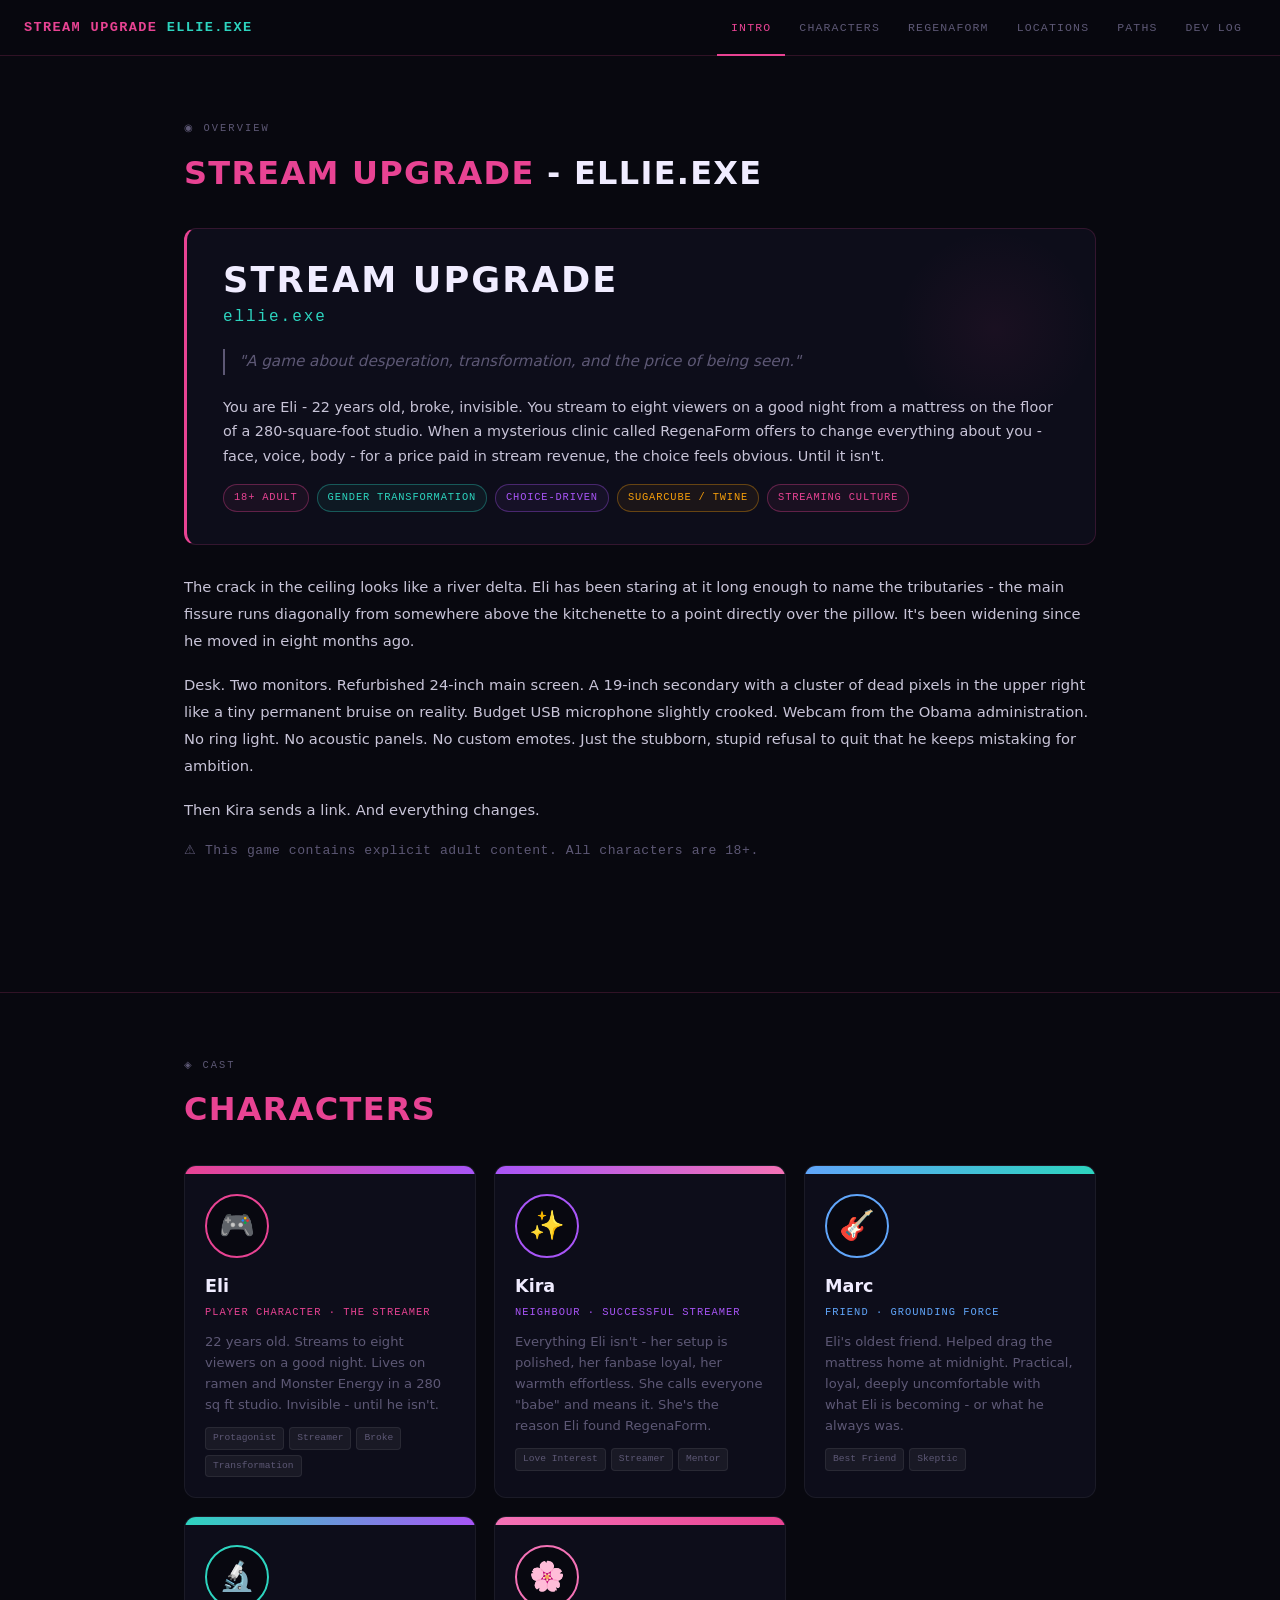
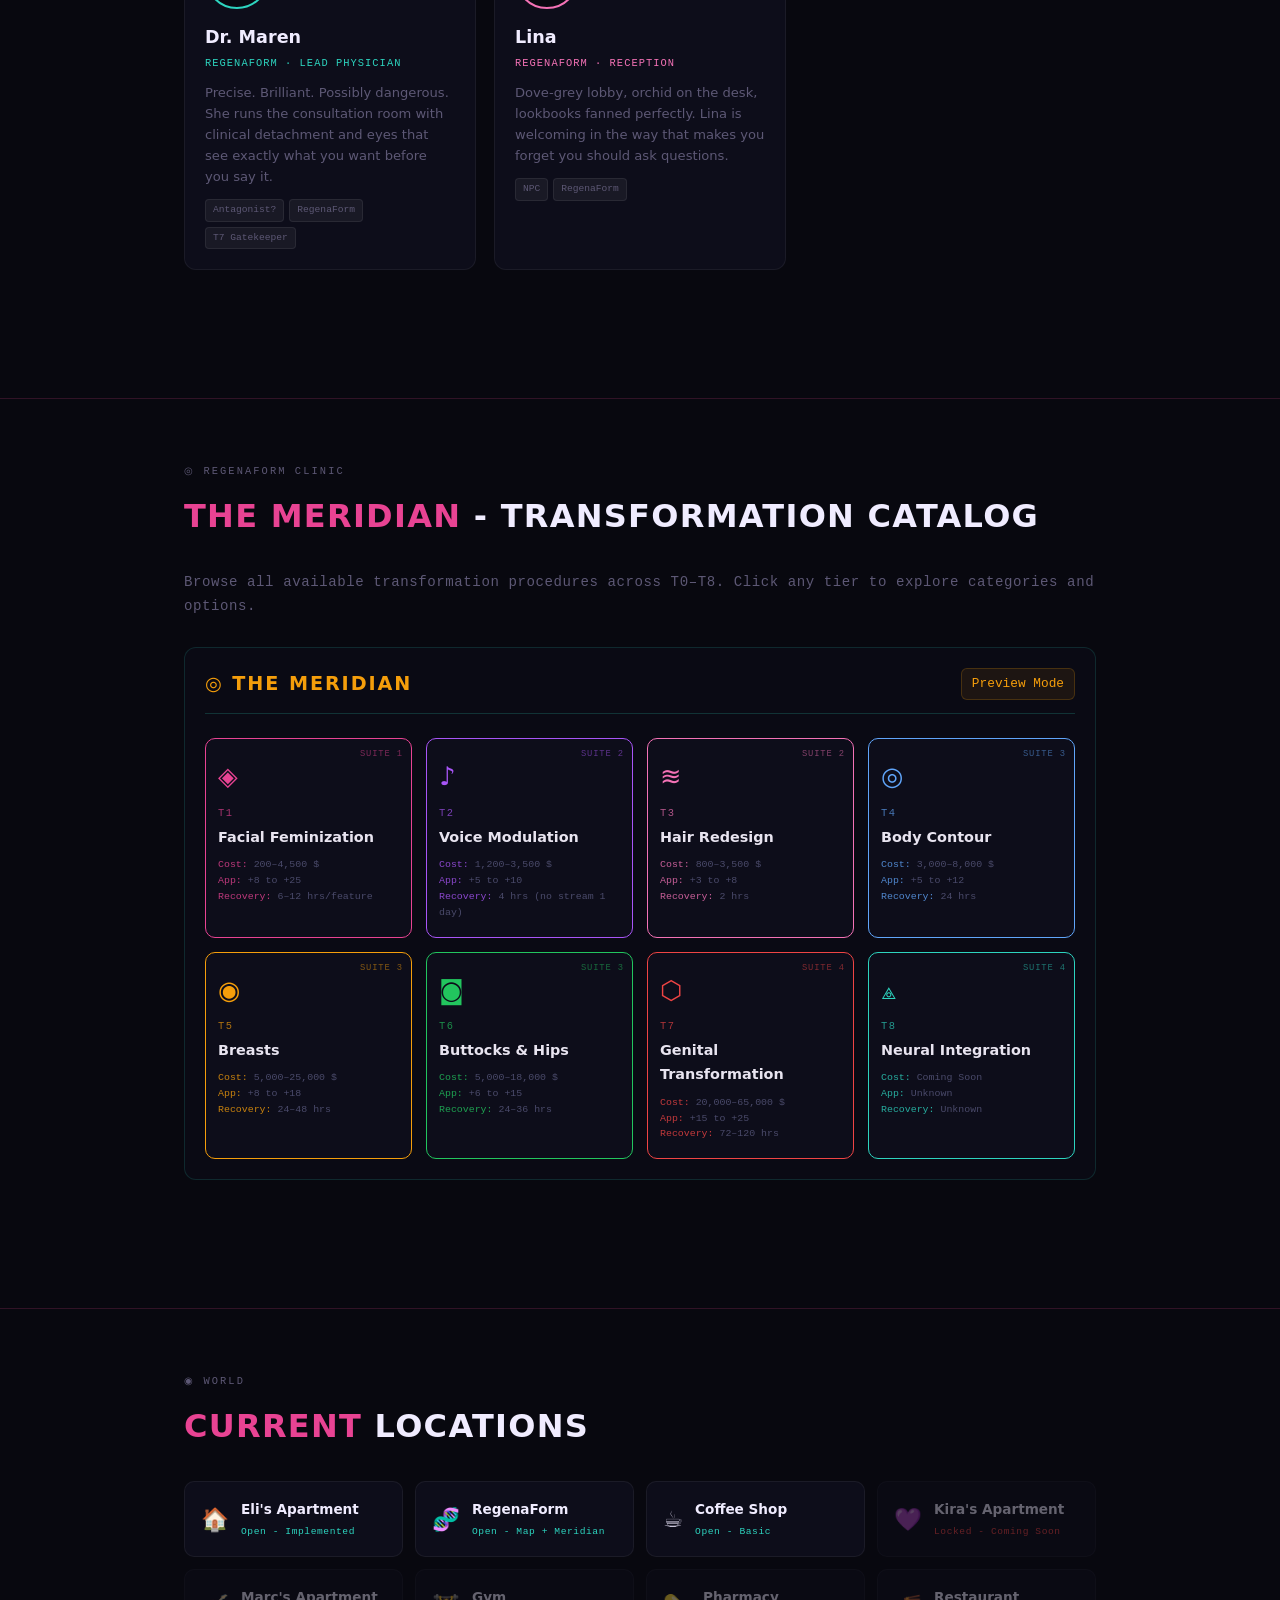
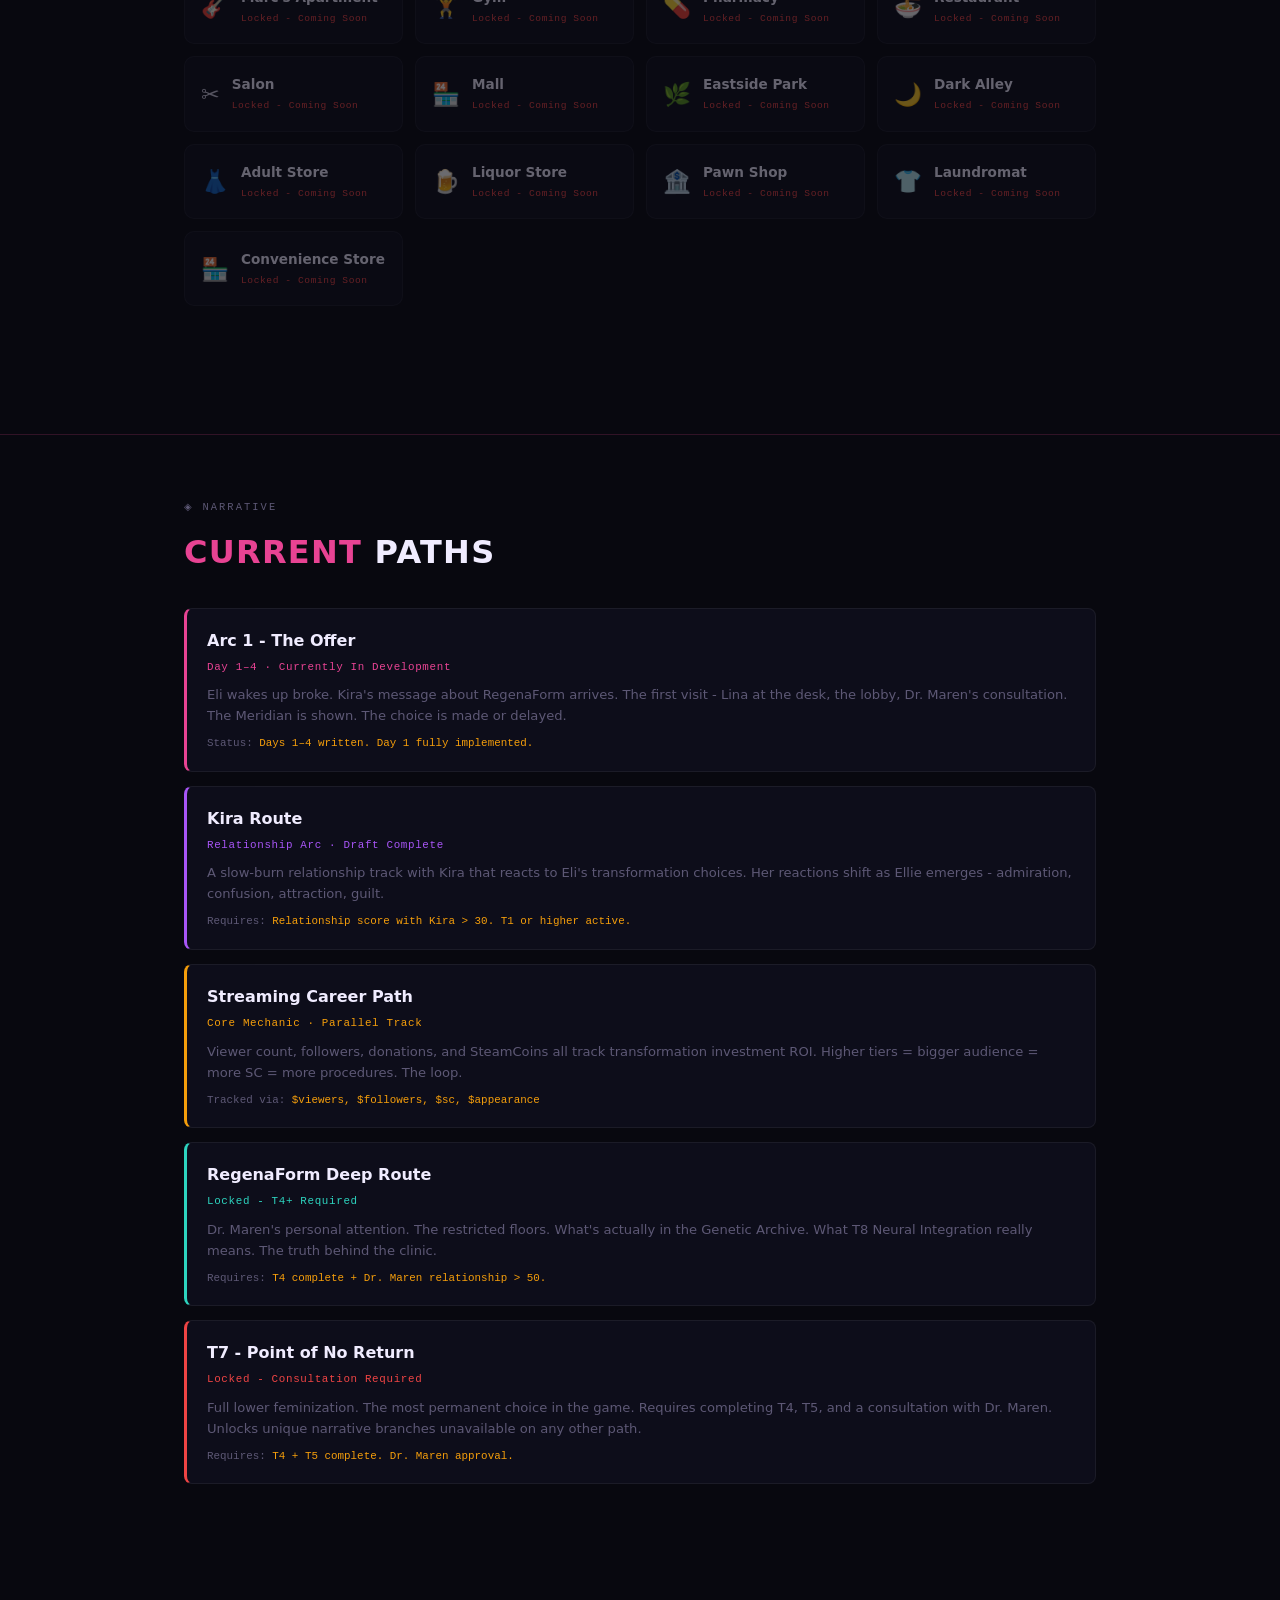
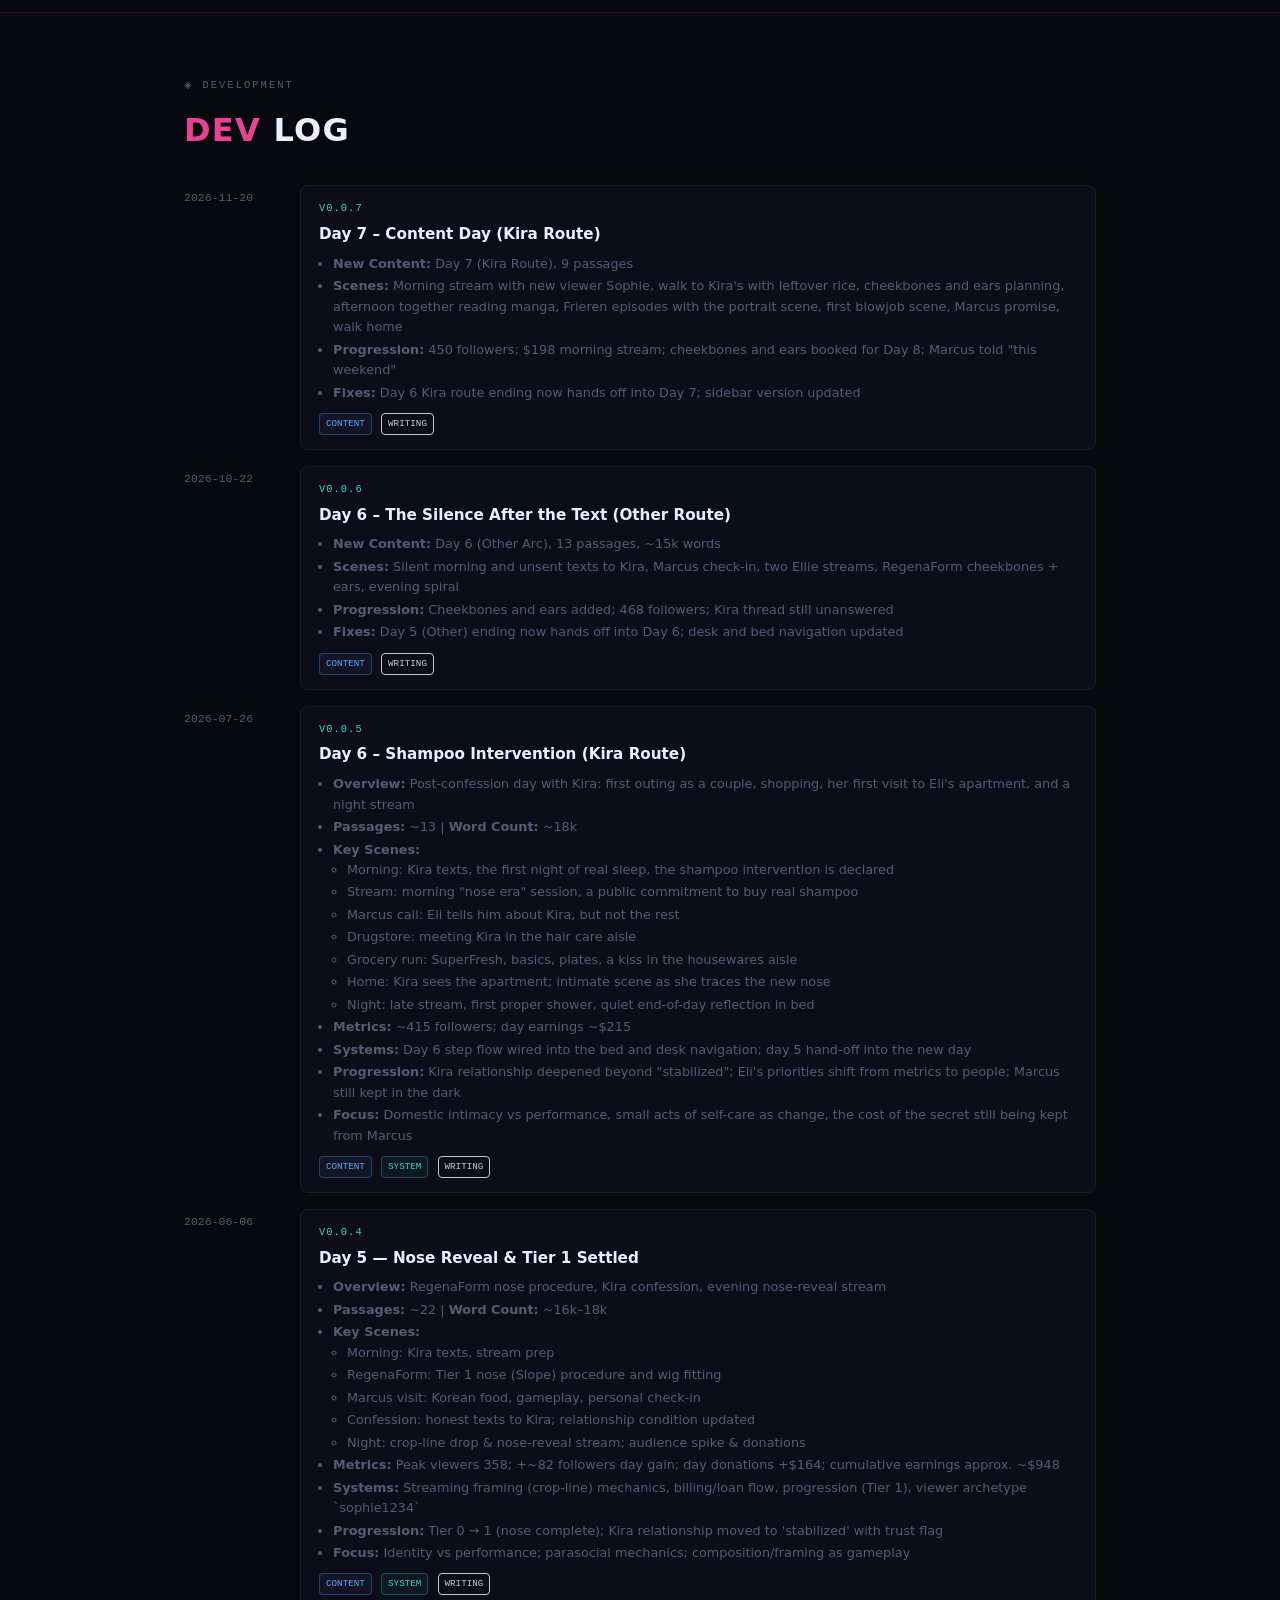
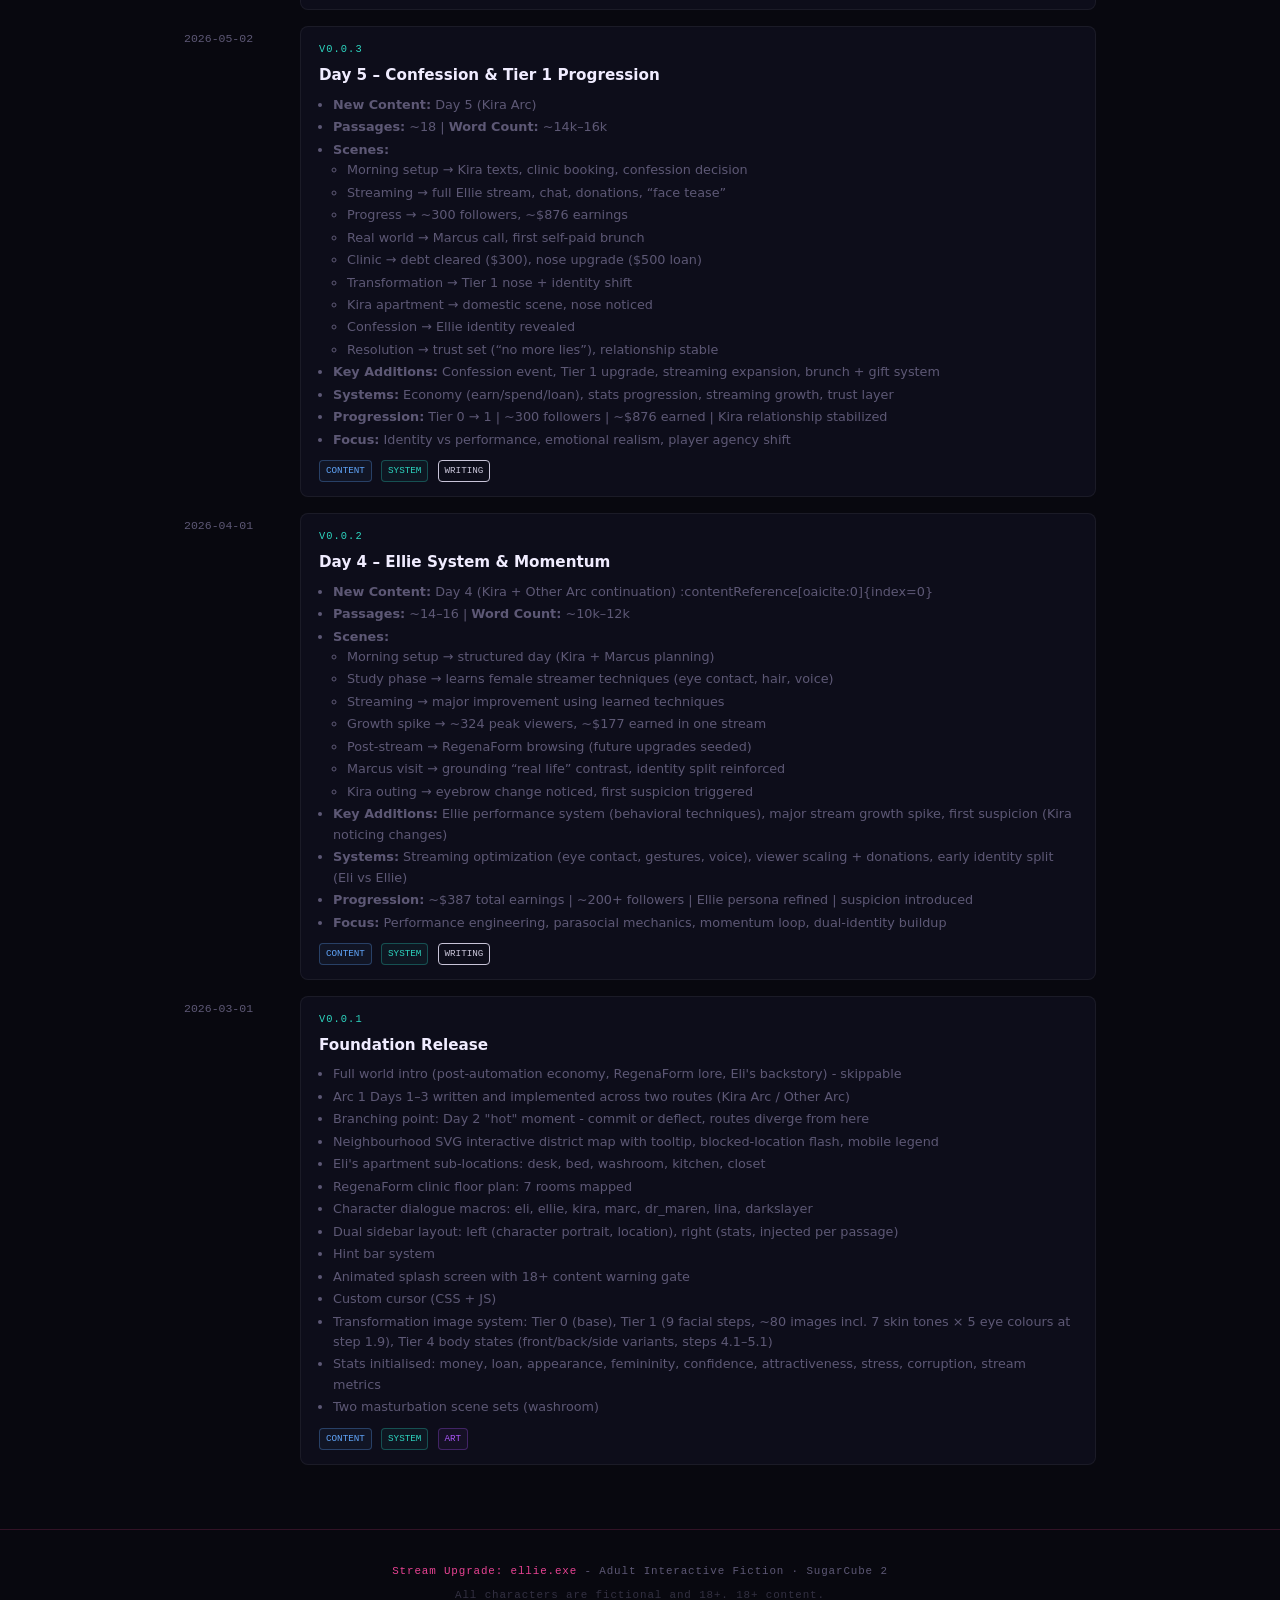
<file: webpage/index.html>
<!DOCTYPE html>
<html lang="en">
<head>
<meta charset="UTF-8">
<meta name="viewport" content="width=device-width,initial-scale=1">
<title>Stream Upgrade: ellie.exe - Game Guide</title>
<style>
:root {
  --bg:      #08080f;
  --surface: #0d0d1a;
  --border:  rgba(232,67,147,0.18);
  --pink:    #e84393;
  --teal:    #2dd4bf;
  --purple:  #a855f7;
  --amber:   #f59e0b;
  --text:    #c8c4d8;
  --muted:   #5d5875;
  --bright:  #f0ecff;
  --font:    'Segoe UI', system-ui, sans-serif;
  --mono:    'Courier New', monospace;
}
*,*::before,*::after { box-sizing: border-box; margin: 0; padding: 0; }
html { scroll-behavior: smooth; }
body {
  background: var(--bg);
  color: var(--text);
  font-family: var(--font);
  font-size: 16px;
  line-height: 1.7;
  overflow-x: hidden;
}

/* ── NAV ── */
nav {
  position: sticky;
  top: 0;
  z-index: 1000;
  background: rgba(8,8,15,0.96);
  backdrop-filter: blur(12px);
  border-bottom: 1px solid var(--border);
  display: flex;
  align-items: center;
  padding: 0 24px;
  height: 56px;
  gap: 0;
}
.nav-brand {
  font-family: var(--mono);
  font-size: 0.85rem;
  font-weight: bold;
  color: var(--pink);
  letter-spacing: 0.1em;
  text-transform: uppercase;
  margin-right: auto;
  white-space: nowrap;
}
.nav-brand span { color: var(--teal); }
.nav-links {
  display: flex;
  gap: 0;
  list-style: none;
  overflow-x: auto;
  scrollbar-width: none;
}
.nav-links::-webkit-scrollbar { display: none; }
.nav-links a {
  display: block;
  padding: 0 14px;
  height: 56px;
  line-height: 56px;
  color: var(--muted);
  text-decoration: none;
  font-family: var(--mono);
  font-size: 0.72rem;
  letter-spacing: 0.1em;
  text-transform: uppercase;
  transition: color 0.2s, border-bottom-color 0.2s;
  border-bottom: 2px solid transparent;
  white-space: nowrap;
}
.nav-links a:hover, .nav-links a.active {
  color: var(--pink);
  border-bottom-color: var(--pink);
}

/* ── SECTIONS ── */
section {
  max-width: 960px;
  margin: 0 auto;
  padding: 64px 24px;
  scroll-margin-top: 64px;
}
.section-tag {
  font-family: var(--mono);
  font-size: 0.65rem;
  letter-spacing: 0.2em;
  color: var(--muted);
  text-transform: uppercase;
  margin-bottom: 8px;
}
.section-title {
  font-size: clamp(1.4rem, 4vw, 2rem);
  font-weight: 800;
  color: var(--bright);
  letter-spacing: 0.04em;
  margin-bottom: 28px;
  text-transform: uppercase;
}
.section-title .accent { color: var(--pink); }
hr.divider {
  border: none;
  border-top: 1px solid var(--border);
  margin: 64px 0 0;
}

/* ── INTRO SECTION ── */
#intro .intro-hero {
  background: var(--surface);
  border: 1px solid var(--border);
  border-left: 3px solid var(--pink);
  border-radius: 12px;
  padding: 32px 36px;
  margin-bottom: 28px;
  position: relative;
  overflow: hidden;
}
#intro .intro-hero::before {
  content: '';
  position: absolute;
  top: 0; right: 0;
  width: 200px; height: 200px;
  background: radial-gradient(circle, rgba(232,67,147,0.06) 0%, transparent 70%);
  pointer-events: none;
}
#intro .game-title {
  font-size: 2.2rem;
  font-weight: 900;
  color: var(--bright);
  letter-spacing: 0.06em;
  text-transform: uppercase;
  line-height: 1.1;
}
#intro .game-subtitle {
  font-family: var(--mono);
  color: var(--teal);
  font-size: 1rem;
  margin-top: 4px;
  margin-bottom: 18px;
  letter-spacing: 0.12em;
}
#intro .game-tagline {
  color: var(--muted);
  font-style: italic;
  font-size: 0.95rem;
  margin-bottom: 20px;
  border-left: 2px solid var(--muted);
  padding-left: 14px;
}
.badge-row { display: flex; flex-wrap: wrap; gap: 8px; margin-top: 16px; }
.badge {
  font-family: var(--mono);
  font-size: 0.65rem;
  letter-spacing: 0.08em;
  padding: 4px 10px;
  border-radius: 999px;
  border: 1px solid;
  text-transform: uppercase;
}
.badge-pink  { color: var(--pink);   border-color: rgba(232,67,147,0.35);  background: rgba(232,67,147,0.06); }
.badge-teal  { color: var(--teal);   border-color: rgba(45,212,191,0.35);  background: rgba(45,212,191,0.06); }
.badge-purple{ color: var(--purple); border-color: rgba(168,85,247,0.35);  background: rgba(168,85,247,0.06); }
.badge-amber { color: var(--amber);  border-color: rgba(245,158,11,0.35);  background: rgba(245,158,11,0.06); }

.intro-prose { color: var(--text); font-size: 0.92rem; line-height: 1.85; }
.intro-prose p { margin-bottom: 1.1em; }
.intro-prose p:last-child { margin-bottom: 0; }

/* ── CHARACTERS ── */
.char-grid {
  display: grid;
  grid-template-columns: repeat(auto-fill, minmax(260px, 1fr));
  gap: 18px;
}
.char-card {
  background: var(--surface);
  border: 1px solid rgba(255,255,255,0.06);
  border-radius: 12px;
  overflow: hidden;
  transition: transform 0.2s, box-shadow 0.2s;
}
.char-card:hover {
  transform: translateY(-3px);
  box-shadow: 0 8px 32px rgba(0,0,0,0.4);
}
.char-card-top {
  height: 8px;
}
.char-card-body { padding: 20px; }
.char-avatar {
  width: 64px; height: 64px;
  border-radius: 50%;
  border: 2px solid var(--c, var(--pink));
  display: flex; align-items: center; justify-content: center;
  font-size: 1.8rem;
  background: rgba(0,0,0,0.4);
  margin-bottom: 14px;
  overflow: hidden;
}
.char-avatar img { width: 100%; height: 100%; object-fit: cover; }
.char-name {
  font-size: 1.1rem;
  font-weight: 700;
  color: var(--bright);
  margin-bottom: 2px;
}
.char-role {
  font-family: var(--mono);
  font-size: 0.65rem;
  letter-spacing: 0.1em;
  text-transform: uppercase;
  color: var(--c, var(--pink));
  margin-bottom: 10px;
}
.char-desc { font-size: 0.82rem; color: var(--muted); line-height: 1.6; }
.char-tags { display: flex; flex-wrap: wrap; gap: 5px; margin-top: 12px; }
.char-tag {
  font-family: var(--mono);
  font-size: 0.6rem;
  padding: 2px 7px;
  border-radius: 4px;
  background: rgba(255,255,255,0.05);
  color: var(--muted);
  border: 1px solid rgba(255,255,255,0.07);
}

/* ── LOCATIONS ── */
.loc-grid {
  display: grid;
  grid-template-columns: repeat(auto-fill, minmax(200px, 1fr));
  gap: 12px;
}
.loc-card {
  background: var(--surface);
  border: 1px solid rgba(255,255,255,0.06);
  border-radius: 10px;
  padding: 16px;
  display: flex;
  align-items: center;
  gap: 12px;
  transition: border-color 0.2s;
  cursor: default;
}
.loc-card:hover { border-color: rgba(232,67,147,0.3); }
.loc-card.locked { opacity: 0.4; }
.loc-icon { font-size: 1.4rem; flex-shrink: 0; }
.loc-name { font-size: 0.85rem; font-weight: 600; color: var(--bright); }
.loc-status { font-family: var(--mono); font-size: 0.6rem; color: var(--muted); letter-spacing: 0.06em; margin-top: 2px; }
.loc-status.open { color: var(--teal); }
.loc-status.locked-st { color: #ef4444; }

/* ── PATHS ── */
.path-list { display: flex; flex-direction: column; gap: 14px; }
.path-item {
  background: var(--surface);
  border: 1px solid rgba(255,255,255,0.06);
  border-left: 3px solid var(--c, var(--pink));
  border-radius: 8px;
  padding: 18px 20px;
}
.path-name { font-weight: 700; color: var(--bright); margin-bottom: 4px; }
.path-meta { font-family: var(--mono); font-size: 0.68rem; color: var(--c, var(--pink)); letter-spacing: 0.06em; margin-bottom: 8px; }
.path-desc { font-size: 0.82rem; color: var(--muted); line-height: 1.6; }
.path-reqs { margin-top: 8px; font-family: var(--mono); font-size: 0.68rem; color: var(--muted); }
.path-reqs span { color: var(--amber); }

/* ── DEV LOG ── */
.devlog-list { display: flex; flex-direction: column; gap: 16px; }
.devlog-entry {
  display: grid;
  grid-template-columns: 100px 1fr;
  gap: 16px;
  align-items: start;
}
@media (max-width: 500px) {
  .devlog-entry { grid-template-columns: 1fr; gap: 4px; }
}
.devlog-date {
  font-family: var(--mono);
  font-size: 0.72rem;
  color: var(--muted);
  padding-top: 3px;
  white-space: nowrap;
}
.devlog-body {
  background: var(--surface);
  border: 1px solid rgba(255,255,255,0.06);
  border-radius: 8px;
  padding: 14px 18px;
}
.devlog-version {
  font-family: var(--mono);
  font-size: 0.65rem;
  color: var(--teal);
  letter-spacing: 0.1em;
  text-transform: uppercase;
  margin-bottom: 4px;
}
.devlog-title { font-weight: 700; color: var(--bright); font-size: 0.95rem; margin-bottom: 6px; }
.devlog-notes { font-size: 0.8rem; color: var(--muted); line-height: 1.6; }
.devlog-notes li { margin-left: 14px; margin-bottom: 2px; }
.devlog-tag {
  display: inline-block;
  font-family: var(--mono);
  font-size: 0.58rem;
  padding: 2px 6px;
  border-radius: 4px;
  border: 1px solid;
  margin-right: 4px;
  margin-top: 8px;
  text-transform: uppercase;
}
.dt-content { color: #60a5fa; border-color: rgba(96,165,250,0.3); background: rgba(96,165,250,0.05); }
.dt-system  { color: var(--teal); border-color: rgba(45,212,191,0.3); background: rgba(45,212,191,0.05); }
.dt-fix     { color: #22c55e; border-color: rgba(34,197,94,0.3); background: rgba(34,197,94,0.05); }
.dt-art     { color: var(--purple); border-color: rgba(168,85,247,0.3); background: rgba(168,85,247,0.05); }

/* ── MERIDIAN (full catalog embedded) ── */
#regenaform { max-width: 960px; }
#mer-wrap {
  max-width: 100%;
  font-family: var(--font);
  background: #0a0a14;
  border: 1px solid rgba(45,212,191,0.15);
  border-radius: 12px;
  padding: 20px;
}
#mer-header {
  display: flex;
  align-items: center;
  gap: 12px;
  margin-bottom: 1.5rem;
  padding-bottom: 0.8rem;
  border-bottom: 1px solid rgba(45,212,191,0.2);
  flex-wrap: wrap;
}
#mer-title {
  font-size: 1.2rem;
  font-weight: bold;
  color: var(--amber);
  letter-spacing: 0.1em;
  text-transform: uppercase;
}
#mer-breadcrumb {
  font-family: var(--mono);
  font-size: 0.75rem;
  color: var(--muted);
  letter-spacing: 0.08em;
}
#mer-breadcrumb span { color: var(--teal); }
#mer-sc-display {
  margin-left: auto;
  font-family: var(--mono);
  font-size: 0.8rem;
  color: var(--amber);
  background: rgba(245,158,11,0.08);
  border: 1px solid rgba(245,158,11,0.2);
  border-radius: 6px;
  padding: 4px 10px;
}
.mer-tier-grid {
  display: grid;
  grid-template-columns: repeat(4, 1fr);
  gap: 14px;
}
@media (max-width: 700px) {
  .mer-tier-grid { grid-template-columns: repeat(2, 1fr); }
  .mer-cat-grid, .mer-opt-grid { grid-template-columns: repeat(2, 1fr); }
}
.mer-cat-grid {
  display: grid;
  grid-template-columns: repeat(3, 1fr);
  gap: 12px;
}
.mer-opt-grid {
  display: grid;
  grid-template-columns: repeat(3, 1fr);
  gap: 12px;
}
.mer-tier-card {
  background: #0d0d1a;
  border: 1px solid var(--tc);
  border-radius: 10px;
  padding: 16px 12px;
  cursor: pointer;
  transition: background 0.2s, box-shadow 0.2s, transform 0.15s;
  position: relative;
  overflow: hidden;
}
.mer-tier-card:hover {
  background: rgba(var(--tcr),0.07);
  box-shadow: 0 0 20px rgba(var(--tcr),0.2);
  transform: translateY(-2px);
}
.mer-tier-card.locked { opacity: 0.68; cursor: not-allowed; filter: saturate(0.25) brightness(0.75); }
.mer-tier-card.locked:hover { transform: none; box-shadow: none; background: #0d0d1a; }
.mer-tier-icon { font-size: 1.6rem; margin-bottom: 6px; color: var(--tc); }
.mer-tier-num  { font-size: 0.65rem; letter-spacing: 0.15em; color: var(--tc); opacity: 0.7; font-family: var(--mono); margin-bottom: 2px; text-transform: uppercase; }
.mer-tier-name { font-size: 0.9rem; font-weight: bold; color: #e8e4f0; margin-bottom: 8px; }
.mer-tier-meta { font-family: var(--mono); font-size: 0.62rem; color: #4a4a6a; line-height: 1.6; }
.mer-tier-meta .mc { color: var(--tc); opacity: 0.8; }
.mer-lock-badge  { position: absolute; top: 8px; right: 8px; font-size: 0.7rem; color: #ef4444; opacity: 0.7; }
.mer-suite-badge { position: absolute; top: 8px; right: 8px; font-size: 0.55rem; font-family: var(--mono); letter-spacing: 0.1em; color: var(--tc); opacity: 0.5; text-transform: uppercase; }
.mer-cat-card {
  background: #0d0d1a;
  border: 1px solid rgba(255,255,255,0.06);
  border-left: 3px solid var(--tc);
  border-radius: 8px;
  padding: 14px;
  cursor: pointer;
  transition: background 0.2s, transform 0.15s;
}
.mer-cat-card:hover { background: rgba(var(--tcr),0.05); transform: translateX(3px); }
.mer-cat-icon  { font-size: 1.3rem; margin-bottom: 6px; }
.mer-cat-name  { font-size: 0.88rem; font-weight: bold; color: #e0dcea; margin-bottom: 4px; }
.mer-cat-count { font-family: var(--mono); font-size: 0.65rem; color: var(--muted); }
.mer-opt-card {
  background: #0d0d1a;
  border: 1px solid rgba(255,255,255,0.06);
  border-radius: 10px;
  overflow: hidden;
  cursor: pointer;
  transition: border-color 0.2s, box-shadow 0.2s, transform 0.15s;
}
.mer-opt-card:hover { border-color: var(--tc); box-shadow: 0 0 16px rgba(var(--tcr),0.2); transform: translateY(-2px); }
.mer-opt-img {
  width: 100%; height: 110px;
  display: flex; align-items: center; justify-content: center; flex-direction: column; gap: 4px;
  font-family: var(--mono);
  background: linear-gradient(135deg, rgba(var(--tcr),0.12) 0%, rgba(0,0,0,0.3) 100%);
  border-bottom: 1px solid rgba(var(--tcr),0.15);
  color: var(--tc); opacity: 0.7;
  letter-spacing: 0.05em; font-size: 0.65rem; text-transform: uppercase;
}
.opt-placeholder-icon { font-size: 2rem; opacity: 0.4; }
.mer-opt-body  { padding: 10px 12px; }
.mer-opt-name  { font-size: 0.82rem; font-weight: bold; color: #e0dcea; margin-bottom: 4px; }
.mer-opt-cost  { font-family: var(--mono); font-size: 0.7rem; color: var(--amber); }
.mer-opt-score { font-family: var(--mono); font-size: 0.65rem; color: var(--teal); margin-top: 2px; }
.mer-excl-badge   { font-size: 0.55rem; background: rgba(239,68,68,0.15); color: #ef4444; border-radius: 4px; padding: 1px 5px; margin-left: 4px; font-family: var(--mono); }
.mer-prereq-badge { font-size: 0.55rem; background: rgba(168,85,247,0.15); color: #a855f7; border-radius: 4px; padding: 1px 5px; margin-left: 4px; font-family: var(--mono); }
#mer-overlay {
  position: fixed; inset: 0;
  background: rgba(5,5,12,0.92);
  z-index: 8000;
  display: flex; align-items: center; justify-content: center;
  padding: 20px; box-sizing: border-box; overflow-y: auto;
}
#mer-overlay.mer-hidden { display: none !important; }
#mer-detail-box {
  background: #0d0d1a;
  border: 1px solid var(--tc);
  border-radius: 14px;
  max-width: 580px; width: 100%;
  max-height: 85vh; overflow-y: auto;
  box-shadow: 0 0 60px rgba(var(--tcr),0.3);
}
#mer-detail-img {
  width: 100%; height: 180px;
  display: flex; align-items: center; justify-content: center;
  background: linear-gradient(135deg, rgba(var(--tcr),0.15) 0%, #080810 100%);
  border-radius: 14px 14px 0 0;
  font-size: 3.5rem; opacity: 0.5;
  border-bottom: 1px solid rgba(var(--tcr),0.2);
}
#mer-detail-body { padding: 20px 24px; }
#mer-detail-tier-tag { font-family: var(--mono); font-size: 0.65rem; letter-spacing: 0.15em; color: var(--tc); opacity: 0.7; text-transform: uppercase; margin-bottom: 6px; }
#mer-detail-name { font-size: 1.3rem; font-weight: bold; color: #f0ecff; margin-bottom: 14px; }
.mer-detail-row { display: flex; justify-content: space-between; align-items: center; padding: 8px 0; border-bottom: 1px solid rgba(255,255,255,0.04); font-size: 0.82rem; }
.mer-detail-label { color: var(--muted); font-family: var(--mono); font-size: 0.72rem; letter-spacing: 0.05em; }
.mer-detail-val { color: #e0dcea; font-weight: bold; }
.mer-detail-val.cost { color: var(--amber); }
.mer-detail-val.score { color: var(--teal); }
#mer-detail-desc { margin-top: 14px; font-size: 0.85rem; color: #9893a6; line-height: 1.7; }
#mer-detail-effects { margin-top: 12px; padding: 10px 14px; background: rgba(var(--tcr),0.05); border-left: 3px solid var(--tc); border-radius: 0 6px 6px 0; font-size: 0.78rem; color: #c8c4d4; line-height: 1.6; }
.mer-detail-actions { display: flex; gap: 10px; margin-top: 18px; }
.mer-btn-close { flex: 1; padding: 10px; background: transparent; border: 1px solid rgba(255,255,255,0.1); border-radius: 8px; color: #9893a6; font-family: var(--mono); font-size: 0.8rem; cursor: pointer; letter-spacing: 0.08em; }
.mer-btn-close:hover { border-color: rgba(255,255,255,0.2); color: #e0dcea; }
.mer-btn-purchase { flex: 2; padding: 10px; background: var(--tc); border: none; border-radius: 8px; color: #08080f; font-family: var(--mono); font-size: 0.82rem; font-weight: bold; cursor: pointer; letter-spacing: 0.08em; }
.mer-btn-purchase:hover { opacity: 0.85; }
.mer-btn-purchase.locked-btn { background: #2a2a3a; color: #ef4444; cursor: not-allowed; }
.mer-back-btn { display: inline-flex; align-items: center; gap: 6px; background: transparent; border: 1px solid rgba(45,212,191,0.2); border-radius: 6px; color: var(--teal); font-family: var(--mono); font-size: 0.72rem; letter-spacing: 0.08em; padding: 5px 12px; cursor: pointer; margin-bottom: 16px; transition: border-color 0.15s, background 0.15s; }
.mer-back-btn:hover { border-color: rgba(45,212,191,0.5); background: rgba(45,212,191,0.05); }
.mer-panel { animation: mer-fade-in 0.2s ease; }
.mer-hidden { display: none !important; }
@keyframes mer-fade-in { from { opacity: 0; transform: translateY(6px); } to { opacity: 1; transform: translateY(0); } }
.mer-section-header { margin-bottom: 16px; }
.mer-section-title { font-size: 1.1rem; font-weight: bold; color: #e0dcea; margin-bottom: 4px; }
.mer-section-sub { font-family: var(--mono); font-size: 0.72rem; color: var(--muted); letter-spacing: 0.06em; }
.mer-combo-card { background: rgba(245,158,11,0.05); border: 1px solid rgba(245,158,11,0.2); border-radius: 8px; padding: 12px 16px; margin-bottom: 8px; }
.mer-combo-name { font-size: 0.85rem; font-weight: bold; color: var(--amber); margin-bottom: 4px; }
.mer-combo-desc { font-size: 0.75rem; color: #9893a6; line-height: 1.5; }
#mer-locked-flash {
  position: fixed; top: 50%; left: 50%;
  max-width: min(300px,88vw); box-sizing: border-box;
  transform: translate(-50%,-50%) scale(0.9);
  background: rgba(10,10,15,0.96);
  border: 1px solid rgba(239,68,68,0.4);
  color: #fca5a5; font-family: var(--mono); font-size: 0.8rem; font-weight: bold;
  text-align: center; word-break: break-word; padding: 14px 22px;
  border-radius: 10px; pointer-events: none; opacity: 0;
  transition: opacity 0.2s ease, transform 0.2s ease; z-index: 9999;
}
#mer-locked-flash.visible { opacity: 1; transform: translate(-50%,-50%) scale(1); }

/* ── FOOTER ── */
footer {
  border-top: 1px solid var(--border);
  padding: 32px 24px;
  text-align: center;
  font-family: var(--mono);
  font-size: 0.68rem;
  color: var(--muted);
  letter-spacing: 0.08em;
}
footer span { color: var(--pink); }

/* ── RESPONSIVE ── */
@media (max-width: 600px) {
  nav { padding: 0 12px; }
  .nav-brand { font-size: 0.72rem; }
  section { padding: 48px 16px; }
}
</style>
</head>
<body>

<nav>
  <div class="nav-brand">Stream Upgrade <span>ellie.exe</span></div>
  <ul class="nav-links">
    <li><a href="#intro">Intro</a></li>
    <li><a href="#characters">Characters</a></li>
    <li><a href="#regenaform">RegenaForm</a></li>
    <li><a href="#locations">Locations</a></li>
    <li><a href="#paths">Paths</a></li>
    <li><a href="#devlog">Dev Log</a></li>
  </ul>
</nav>

<!-- ══ INTRO ══ -->
<section id="intro">
  <div class="section-tag">◉ Overview</div>
  <div class="section-title"><span class="accent">Stream Upgrade</span> - ellie.exe</div>

  <div class="intro-hero">
    <div class="game-title">Stream Upgrade</div>
    <div class="game-subtitle">ellie.exe</div>
    <div class="game-tagline">"A game about desperation, transformation, and the price of being seen."</div>
    <p style="font-size:0.9rem;color:var(--text);margin-bottom:16px">
      You are Eli - 22 years old, broke, invisible. You stream to eight viewers on a good night from a mattress on the floor of a 280-square-foot studio. When a mysterious clinic called RegenaForm offers to change everything about you - face, voice, body - for a price paid in stream revenue, the choice feels obvious. Until it isn't.
    </p>
    <div class="badge-row">
      <span class="badge badge-pink">18+ Adult</span>
      <span class="badge badge-teal">Gender Transformation</span>
      <span class="badge badge-purple">Choice-Driven</span>
      <span class="badge badge-amber">SugarCube / Twine</span>
      <span class="badge badge-pink">Streaming Culture</span>
    </div>
  </div>

  <div class="intro-prose">
    <p>The crack in the ceiling looks like a river delta. Eli has been staring at it long enough to name the tributaries - the main fissure runs diagonally from somewhere above the kitchenette to a point directly over the pillow. It's been widening since he moved in eight months ago.</p>
    <p>Desk. Two monitors. Refurbished 24-inch main screen. A 19-inch secondary with a cluster of dead pixels in the upper right like a tiny permanent bruise on reality. Budget USB microphone slightly crooked. Webcam from the Obama administration. No ring light. No acoustic panels. No custom emotes. Just the stubborn, stupid refusal to quit that he keeps mistaking for ambition.</p>
    <p>Then Kira sends a link. And everything changes.</p>
    <p style="font-size:0.82rem;color:var(--muted);font-family:var(--mono);letter-spacing:0.04em">⚠ This game contains explicit adult content. All characters are 18+.</p>
  </div>
</section>
<hr class="divider">

<!-- ══ CHARACTERS ══ -->
<section id="characters">
  <div class="section-tag">◈ Cast</div>
  <div class="section-title"><span class="accent">Characters</span></div>
  <div class="char-grid">

    <div class="char-card" style="--c:#e84393">
      <div class="char-card-top" style="background:linear-gradient(90deg,#e84393,#a855f7)"></div>
      <div class="char-card-body">
        <div class="char-avatar" style="--c:#e84393">🎮</div>
        <div class="char-name">Eli</div>
        <div class="char-role" style="color:#e84393">Player Character · The Streamer</div>
        <div class="char-desc">22 years old. Streams to eight viewers on a good night. Lives on ramen and Monster Energy in a 280 sq ft studio. Invisible - until he isn't.</div>
        <div class="char-tags">
          <span class="char-tag">Protagonist</span>
          <span class="char-tag">Streamer</span>
          <span class="char-tag">Broke</span>
          <span class="char-tag">Transformation</span>
        </div>
      </div>
    </div>

    <div class="char-card" style="--c:#a855f7">
      <div class="char-card-top" style="background:linear-gradient(90deg,#a855f7,#f472b6)"></div>
      <div class="char-card-body">
        <div class="char-avatar" style="--c:#a855f7">✨</div>
        <div class="char-name">Kira</div>
        <div class="char-role" style="color:#a855f7">Neighbour · Successful Streamer</div>
        <div class="char-desc">Everything Eli isn't - her setup is polished, her fanbase loyal, her warmth effortless. She calls everyone "babe" and means it. She's the reason Eli found RegenaForm.</div>
        <div class="char-tags">
          <span class="char-tag">Love Interest</span>
          <span class="char-tag">Streamer</span>
          <span class="char-tag">Mentor</span>
        </div>
      </div>
    </div>

    <div class="char-card" style="--c:#60a5fa">
      <div class="char-card-top" style="background:linear-gradient(90deg,#60a5fa,#2dd4bf)"></div>
      <div class="char-card-body">
        <div class="char-avatar" style="--c:#60a5fa">🎸</div>
        <div class="char-name">Marc</div>
        <div class="char-role" style="color:#60a5fa">Friend · Grounding Force</div>
        <div class="char-desc">Eli's oldest friend. Helped drag the mattress home at midnight. Practical, loyal, deeply uncomfortable with what Eli is becoming - or what he always was.</div>
        <div class="char-tags">
          <span class="char-tag">Best Friend</span>
          <span class="char-tag">Skeptic</span>
        </div>
      </div>
    </div>

    <div class="char-card" style="--c:#2dd4bf">
      <div class="char-card-top" style="background:linear-gradient(90deg,#2dd4bf,#a855f7)"></div>
      <div class="char-card-body">
        <div class="char-avatar" style="--c:#2dd4bf">🔬</div>
        <div class="char-name">Dr. Maren</div>
        <div class="char-role" style="color:#2dd4bf">RegenaForm · Lead Physician</div>
        <div class="char-desc">Precise. Brilliant. Possibly dangerous. She runs the consultation room with clinical detachment and eyes that see exactly what you want before you say it.</div>
        <div class="char-tags">
          <span class="char-tag">Antagonist?</span>
          <span class="char-tag">RegenaForm</span>
          <span class="char-tag">T7 Gatekeeper</span>
        </div>
      </div>
    </div>

    <div class="char-card" style="--c:#f472b6">
      <div class="char-card-top" style="background:linear-gradient(90deg,#f472b6,#e84393)"></div>
      <div class="char-card-body">
        <div class="char-avatar" style="--c:#f472b6">🌸</div>
        <div class="char-name">Lina</div>
        <div class="char-role" style="color:#f472b6">RegenaForm · Reception</div>
        <div class="char-desc">Dove-grey lobby, orchid on the desk, lookbooks fanned perfectly. Lina is welcoming in the way that makes you forget you should ask questions.</div>
        <div class="char-tags">
          <span class="char-tag">NPC</span>
          <span class="char-tag">RegenaForm</span>
        </div>
      </div>
    </div>

  </div>
</section>
<hr class="divider">

<!-- ══ REGENAFORM / MERIDIAN ══ -->
<section id="regenaform" style="max-width:960px">
  <div class="section-tag">◎ RegenaForm Clinic</div>
  <div class="section-title"><span class="accent">The Meridian</span> - Transformation Catalog</div>
  <p style="color:var(--muted);font-size:0.88rem;margin-bottom:28px;font-family:var(--mono);letter-spacing:0.04em">Browse all available transformation procedures across T0–T8. Click any tier to explore categories and options.</p>

  <div id="mer-wrap" style="--tc:#2dd4bf;--tcr:45,212,191">
    <div id="mer-header">
      <div>
        <div id="mer-title">◎ THE MERIDIAN</div>
        <div id="mer-breadcrumb"></div>
      </div>
      <div id="mer-sc-display">Preview Mode</div>
    </div>
    <div id="mer-tier-panel" class="mer-panel"></div>
    <div id="mer-cat-panel"  class="mer-panel mer-hidden"></div>
    <div id="mer-opt-panel"  class="mer-panel mer-hidden"></div>
  </div>

  <div id="mer-overlay" class="mer-hidden">
    <div id="mer-detail-box">
      <div id="mer-detail-img"></div>
      <div id="mer-detail-body">
        <div id="mer-detail-tier-tag"></div>
        <div id="mer-detail-name"></div>
        <div id="mer-detail-rows"></div>
        <div id="mer-detail-desc"></div>
        <div id="mer-detail-effects"></div>
        <div class="mer-detail-actions">
          <button class="mer-btn-close" id="mer-btn-close">✕ CLOSE</button>
          <button class="mer-btn-purchase locked-btn" id="mer-btn-purchase">PREVIEW ONLY</button>
        </div>
      </div>
    </div>
  </div>
  <div id="mer-locked-flash">🔒 TIER LOCKED - Prerequisites not met</div>
</section>
<hr class="divider">

<!-- ══ LOCATIONS ══ -->
<section id="locations">
  <div class="section-tag">◉ World</div>
  <div class="section-title"><span class="accent">Current</span> Locations</div>
  <div class="loc-grid">
    <div class="loc-card"><div class="loc-icon">🏠</div><div><div class="loc-name">Eli's Apartment</div><div class="loc-status open">Open - Implemented</div></div></div>
    <div class="loc-card"><div class="loc-icon">🧬</div><div><div class="loc-name">RegenaForm</div><div class="loc-status open">Open - Map + Meridian</div></div></div>
    <div class="loc-card"><div class="loc-icon">☕</div><div><div class="loc-name">Coffee Shop</div><div class="loc-status open">Open - Basic</div></div></div>
    <div class="loc-card locked"><div class="loc-icon">💜</div><div><div class="loc-name">Kira's Apartment</div><div class="loc-status locked-st">Locked - Coming Soon</div></div></div>
    <div class="loc-card locked"><div class="loc-icon">🎸</div><div><div class="loc-name">Marc's Apartment</div><div class="loc-status locked-st">Locked - Coming Soon</div></div></div>
    <div class="loc-card locked"><div class="loc-icon">🏋️</div><div><div class="loc-name">Gym</div><div class="loc-status locked-st">Locked - Coming Soon</div></div></div>
    <div class="loc-card locked"><div class="loc-icon">💊</div><div><div class="loc-name">Pharmacy</div><div class="loc-status locked-st">Locked - Coming Soon</div></div></div>
    <div class="loc-card locked"><div class="loc-icon">🍜</div><div><div class="loc-name">Restaurant</div><div class="loc-status locked-st">Locked - Coming Soon</div></div></div>
    <div class="loc-card locked"><div class="loc-icon">✂️</div><div><div class="loc-name">Salon</div><div class="loc-status locked-st">Locked - Coming Soon</div></div></div>
    <div class="loc-card locked"><div class="loc-icon">🏪</div><div><div class="loc-name">Mall</div><div class="loc-status locked-st">Locked - Coming Soon</div></div></div>
    <div class="loc-card locked"><div class="loc-icon">🌿</div><div><div class="loc-name">Eastside Park</div><div class="loc-status locked-st">Locked - Coming Soon</div></div></div>
    <div class="loc-card locked"><div class="loc-icon">🌙</div><div><div class="loc-name">Dark Alley</div><div class="loc-status locked-st">Locked - Coming Soon</div></div></div>
    <div class="loc-card locked"><div class="loc-icon">👗</div><div><div class="loc-name">Adult Store</div><div class="loc-status locked-st">Locked - Coming Soon</div></div></div>
    <div class="loc-card locked"><div class="loc-icon">🍺</div><div><div class="loc-name">Liquor Store</div><div class="loc-status locked-st">Locked - Coming Soon</div></div></div>
    <div class="loc-card locked"><div class="loc-icon">🏦</div><div><div class="loc-name">Pawn Shop</div><div class="loc-status locked-st">Locked - Coming Soon</div></div></div>
    <div class="loc-card locked"><div class="loc-icon">👕</div><div><div class="loc-name">Laundromat</div><div class="loc-status locked-st">Locked - Coming Soon</div></div></div>
    <div class="loc-card locked"><div class="loc-icon">🏪</div><div><div class="loc-name">Convenience Store</div><div class="loc-status locked-st">Locked - Coming Soon</div></div></div>
  </div>
</section>
<hr class="divider">

<!-- ══ PATHS ══ -->
<section id="paths">
  <div class="section-tag">◈ Narrative</div>
  <div class="section-title"><span class="accent">Current</span> Paths</div>
  <div class="path-list">

    <div class="path-item" style="--c:#e84393">
      <div class="path-name">Arc 1 - The Offer</div>
      <div class="path-meta" style="color:#e84393">Day 1–4 · Currently In Development</div>
      <div class="path-desc">Eli wakes up broke. Kira's message about RegenaForm arrives. The first visit - Lina at the desk, the lobby, Dr. Maren's consultation. The Meridian is shown. The choice is made or delayed.</div>
      <div class="path-reqs">Status: <span>Days 1–4 written. Day 1 fully implemented.</span></div>
    </div>

    <div class="path-item" style="--c:#a855f7">
      <div class="path-name">Kira Route</div>
      <div class="path-meta" style="color:#a855f7">Relationship Arc · Draft Complete</div>
      <div class="path-desc">A slow-burn relationship track with Kira that reacts to Eli's transformation choices. Her reactions shift as Ellie emerges - admiration, confusion, attraction, guilt.</div>
      <div class="path-reqs">Requires: <span>Relationship score with Kira &gt; 30. T1 or higher active.</span></div>
    </div>

    <div class="path-item" style="--c:#f59e0b">
      <div class="path-name">Streaming Career Path</div>
      <div class="path-meta" style="color:#f59e0b">Core Mechanic · Parallel Track</div>
      <div class="path-desc">Viewer count, followers, donations, and SteamCoins all track transformation investment ROI. Higher tiers = bigger audience = more SC = more procedures. The loop.</div>
      <div class="path-reqs">Tracked via: <span>$viewers, $followers, $sc, $appearance</span></div>
    </div>

    <div class="path-item" style="--c:#2dd4bf">
      <div class="path-name">RegenaForm Deep Route</div>
      <div class="path-meta" style="color:#2dd4bf">Locked - T4+ Required</div>
      <div class="path-desc">Dr. Maren's personal attention. The restricted floors. What's actually in the Genetic Archive. What T8 Neural Integration really means. The truth behind the clinic.</div>
      <div class="path-reqs">Requires: <span>T4 complete + Dr. Maren relationship &gt; 50.</span></div>
    </div>

    <div class="path-item" style="--c:#ef4444">
      <div class="path-name">T7 - Point of No Return</div>
      <div class="path-meta" style="color:#ef4444">Locked - Consultation Required</div>
      <div class="path-desc">Full lower feminization. The most permanent choice in the game. Requires completing T4, T5, and a consultation with Dr. Maren. Unlocks unique narrative branches unavailable on any other path.</div>
      <div class="path-reqs">Requires: <span>T4 + T5 complete. Dr. Maren approval.</span></div>
    </div>

  </div>
</section>
<hr class="divider">

<!-- ══ DEV LOG ══ -->
<section id="devlog">
  <div class="section-tag">◈ Development</div>
  <div class="section-title"><span class="accent">Dev</span> Log</div>
  <div class="devlog-list">
    
    <div class="devlog-entry">
      <div class="devlog-date">2026-11-20</div>
      <div class="devlog-body">
        <div class="devlog-version">v0.0.7</div>
        <div class="devlog-title">Day 7 – Content Day (Kira Route)</div>
        <ul class="devlog-notes">
          <li><b>New Content:</b> Day 7 (Kira Route), 9 passages</li>
          <li><b>Scenes:</b> Morning stream with new viewer Sophie, walk to Kira's with leftover rice, cheekbones and ears planning, afternoon together reading manga, Frieren episodes with the portrait scene, first blowjob scene, Marcus promise, walk home</li>
          <li><b>Progression:</b> 450 followers; $198 morning stream; cheekbones and ears booked for Day 8; Marcus told "this weekend"</li>
          <li><b>Fixes:</b> Day 6 Kira route ending now hands off into Day 7; sidebar version updated</li>
        </ul>
        <span class="devlog-tag dt-content">Content</span>
        <span class="devlog-tag dt-writing">Writing</span>
      </div>
    </div>
    <div class="devlog-entry">
      <div class="devlog-date">2026-10-22</div>
      <div class="devlog-body">
        <div class="devlog-version">v0.0.6</div>
        <div class="devlog-title">Day 6 – The Silence After the Text (Other Route)</div>
        <ul class="devlog-notes">
          <li><b>New Content:</b> Day 6 (Other Arc), 13 passages, ~15k words</li>
          <li><b>Scenes:</b> Silent morning and unsent texts to Kira, Marcus check-in, two Ellie streams, RegenaForm cheekbones + ears, evening spiral</li>
          <li><b>Progression:</b> Cheekbones and ears added; 468 followers; Kira thread still unanswered</li>
          <li><b>Fixes:</b> Day 5 (Other) ending now hands off into Day 6; desk and bed navigation updated</li>
        </ul>
        <span class="devlog-tag dt-content">Content</span>
        <span class="devlog-tag dt-writing">Writing</span>
      </div>
    </div>
    <div class="devlog-entry">
      <div class="devlog-date">2026-07-26</div>
      <div class="devlog-body">
        <div class="devlog-version">v0.0.5</div>
        <div class="devlog-title">Day 6 – Shampoo Intervention (Kira Route)</div>
        <ul class="devlog-notes">
          <li><b>Overview:</b> Post-confession day with Kira: first outing as a couple, shopping, her first visit to Eli's apartment, and a night stream</li>
          <li><b>Passages:</b> ~13 | <b>Word Count:</b> ~18k</li>
          <li><b>Key Scenes:</b>
            <ul>
              <li>Morning: Kira texts, the first night of real sleep, the shampoo intervention is declared</li>
              <li>Stream: morning "nose era" session, a public commitment to buy real shampoo</li>
              <li>Marcus call: Eli tells him about Kira, but not the rest</li>
              <li>Drugstore: meeting Kira in the hair care aisle</li>
              <li>Grocery run: SuperFresh, basics, plates, a kiss in the housewares aisle</li>
              <li>Home: Kira sees the apartment; intimate scene as she traces the new nose</li>
              <li>Night: late stream, first proper shower, quiet end-of-day reflection in bed</li>
            </ul>
          </li>
          <li><b>Metrics:</b> ~415 followers; day earnings ~$215</li>
          <li><b>Systems:</b> Day 6 step flow wired into the bed and desk navigation; day 5 hand-off into the new day</li>
          <li><b>Progression:</b> Kira relationship deepened beyond "stabilized"; Eli's priorities shift from metrics to people; Marcus still kept in the dark</li>
          <li><b>Focus:</b> Domestic intimacy vs performance, small acts of self-care as change, the cost of the secret still being kept from Marcus</li>
        </ul>
        <span class="devlog-tag dt-content">Content</span>
        <span class="devlog-tag dt-system">System</span>
        <span class="devlog-tag dt-writing">Writing</span>
      </div>
    </div>
    <div class="devlog-entry">
      <div class="devlog-date">2026-06-06</div>
      <div class="devlog-body">
        <div class="devlog-version">v0.0.4</div>
        <div class="devlog-title">Day 5 — Nose Reveal & Tier 1 Settled</div>
        <ul class="devlog-notes">
          <li><b>Overview:</b> RegenaForm nose procedure, Kira confession, evening nose-reveal stream</li>
          <li><b>Passages:</b> ~22 | <b>Word Count:</b> ~16k–18k</li>
          <li><b>Key Scenes:</b>
            <ul>
              <li>Morning: Kira texts, stream prep</li>
              <li>RegenaForm: Tier 1 nose (Slope) procedure and wig fitting</li>
              <li>Marcus visit: Korean food, gameplay, personal check-in</li>
              <li>Confession: honest texts to Kira; relationship condition updated</li>
              <li>Night: crop-line drop & nose-reveal stream; audience spike & donations</li>
            </ul>
          </li>
          <li><b>Metrics:</b> Peak viewers 358; +~82 followers day gain; day donations +$164; cumulative earnings approx. ~$948</li>
          <li><b>Systems:</b> Streaming framing (crop-line) mechanics, billing/loan flow, progression (Tier 1), viewer archetype `sophie1234`</li>
          <li><b>Progression:</b> Tier 0 → 1 (nose complete); Kira relationship moved to 'stabilized' with trust flag</li>
          <li><b>Focus:</b> Identity vs performance; parasocial mechanics; composition/framing as gameplay</li>
        </ul>
        <span class="devlog-tag dt-content">Content</span>
        <span class="devlog-tag dt-system">System</span>
        <span class="devlog-tag dt-writing">Writing</span>
      </div>
    </div>
    <div class="devlog-entry">
      <div class="devlog-date">2026-05-02</div>
      <div class="devlog-body">
        <div class="devlog-version">v0.0.3</div>
        <div class="devlog-title">Day 5 – Confession & Tier 1 Progression</div>
        <ul class="devlog-notes">
          
          <li><b>New Content:</b> Day 5 (Kira Arc)</li>
          <li><b>Passages:</b> ~18 | <b>Word Count:</b> ~14k–16k</li>
    
          <li><b>Scenes:</b>
            <ul>
              <li>Morning setup → Kira texts, clinic booking, confession decision</li>
              <li>Streaming → full Ellie stream, chat, donations, “face tease”</li>
              <li>Progress → ~300 followers, ~$876 earnings</li>
              <li>Real world → Marcus call, first self-paid brunch</li>
              <li>Clinic → debt cleared ($300), nose upgrade ($500 loan)</li>
              <li>Transformation → Tier 1 nose + identity shift</li>
              <li>Kira apartment → domestic scene, nose noticed</li>
              <li>Confession → Ellie identity revealed</li>
              <li>Resolution → trust set (“no more lies”), relationship stable</li>
            </ul>
          </li>
    
          <li><b>Key Additions:</b> Confession event, Tier 1 upgrade, streaming expansion, brunch + gift system</li>
    
          <li><b>Systems:</b> Economy (earn/spend/loan), stats progression, streaming growth, trust layer</li>
    
          <li><b>Progression:</b> Tier 0 → 1 | ~300 followers | ~$876 earned | Kira relationship stabilized</li>
    
          <li><b>Focus:</b> Identity vs performance, emotional realism, player agency shift</li>
    
        </ul>
        <span class="devlog-tag dt-content">Content</span>
        <span class="devlog-tag dt-system">System</span>
        <span class="devlog-tag dt-writing">Writing</span>
      </div>
    </div>

    <div class="devlog-entry">
      <div class="devlog-date">2026-04-01</div>
      <div class="devlog-body">
        <div class="devlog-version">v0.0.2</div>
        <div class="devlog-title">Day 4 – Ellie System & Momentum</div>
        <ul class="devlog-notes">
          
          <li><b>New Content:</b> Day 4 (Kira + Other Arc continuation) :contentReference[oaicite:0]{index=0}</li>
          <li><b>Passages:</b> ~14–16 | <b>Word Count:</b> ~10k–12k</li>
    
          <li><b>Scenes:</b>
            <ul>
              <li>Morning setup → structured day (Kira + Marcus planning)</li>
              <li>Study phase → learns female streamer techniques (eye contact, hair, voice)</li>
              <li>Streaming → major improvement using learned techniques</li>
              <li>Growth spike → ~324 peak viewers, ~$177 earned in one stream</li>
              <li>Post-stream → RegenaForm browsing (future upgrades seeded)</li>
              <li>Marcus visit → grounding “real life” contrast, identity split reinforced</li>
              <li>Kira outing → eyebrow change noticed, first suspicion triggered</li>
            </ul>
          </li>
    
          <li><b>Key Additions:</b> Ellie performance system (behavioral techniques), major stream growth spike, first suspicion (Kira noticing changes)</li>
    
          <li><b>Systems:</b> Streaming optimization (eye contact, gestures, voice), viewer scaling + donations, early identity split (Eli vs Ellie)</li>
    
          <li><b>Progression:</b> ~$387 total earnings | ~200+ followers | Ellie persona refined | suspicion introduced</li>
    
          <li><b>Focus:</b> Performance engineering, parasocial mechanics, momentum loop, dual-identity buildup</li>
    
        </ul>
        <span class="devlog-tag dt-content">Content</span>
        <span class="devlog-tag dt-system">System</span>
        <span class="devlog-tag dt-writing">Writing</span>
      </div>
    </div>


    <div class="devlog-entry">
      <div class="devlog-date">2026-03-01</div>
      <div class="devlog-body">
        <div class="devlog-version">v0.0.1</div>
        <div class="devlog-title">Foundation Release</div>
        <ul class="devlog-notes">
          <li>Full world intro (post-automation economy, RegenaForm lore, Eli's backstory) - skippable</li>
          <li>Arc 1 Days 1–3 written and implemented across two routes (Kira Arc / Other Arc)</li>
          <li>Branching point: Day 2 "hot" moment - commit or deflect, routes diverge from here</li>
          <li>Neighbourhood SVG interactive district map with tooltip, blocked-location flash, mobile legend</li>
          <li>Eli's apartment sub-locations: desk, bed, washroom, kitchen, closet</li>
          <li>RegenaForm clinic floor plan: 7 rooms mapped</li>
          <li>Character dialogue macros: eli, ellie, kira, marc, dr_maren, lina, darkslayer</li>
          <li>Dual sidebar layout: left (character portrait, location), right (stats, injected per passage)</li>
          <li>Hint bar system</li>
          <li>Animated splash screen with 18+ content warning gate</li>
          <li>Custom cursor (CSS + JS)</li>
          <li>Transformation image system: Tier 0 (base), Tier 1 (9 facial steps, ~80 images incl. 7 skin tones × 5 eye colours at step 1.9), Tier 4 body states (front/back/side variants, steps 4.1–5.1)</li>
          <li>Stats initialised: money, loan, appearance, femininity, confidence, attractiveness, stress, corruption, stream metrics</li>
          <li>Two masturbation scene sets (washroom)</li>
        </ul>
        <span class="devlog-tag dt-content">Content</span>
        <span class="devlog-tag dt-system">System</span>
        <span class="devlog-tag dt-art">Art</span>
      </div>
    </div>

  </div>
</section>

<footer>
  <p><span>Stream Upgrade: ellie.exe</span> - Adult Interactive Fiction · SugarCube 2</p>
  <p style="margin-top:6px;opacity:0.5">All characters are fictional and 18+. 18+ content.</p>
</footer>

<script>
(function() {

// ── DATA ──────────────────────────────────────────────────────────────────────
var D = {
  tiers: [
    {
      id:'t1', label:'T1', name:'Facial Feminization', color:'#e84393', cr:'232,67,147',
      icon:'◈', suite:'Suite 1', locked:false, cost:'200–4,500 $', score:'+8 to +25', recovery:'6–12 hrs/feature',
      desc:'Facial bone structure, features, and skin modification. Most visible tier - transforms on-camera appearance dramatically.',
      cats: [
        { id:'jawline', name:'Jawline', icon:'◻', opts:[
          { name:'Soft', cost:600, score:'+3', excl:true, desc:'Rounded, youthful contour. Eliminates masculine angles entirely. Girl-next-door.', effect:'Broad appeal. Softens on-camera reads.', recovery:'8 hrs', placeholder:'◻' },
          { name:'Angular-Feminine', cost:800, score:'+4', excl:true, desc:'High cheekbones with a defined but delicate jaw. Model-tier. Think editorial beauty.', effect:'+Whale attraction. Editorial aesthetic.', recovery:'10 hrs', placeholder:'◻' },
          { name:'Heart-Shaped', cost:700, score:'+3', excl:true, desc:'Pointed chin, wide cheekbones. Anime-esque. Maximum cute factor.', effect:'+Fetishist and weeb fanbase.', recovery:'8 hrs', placeholder:'◻' },
          { name:'V-Line', cost:900, score:'+4', excl:true, desc:'Extremely tapered chin, slim lower face. K-beauty ideal.', effect:'+Korean fanbase demographic. Pairs with K-Beauty combo.', recovery:'10 hrs', placeholder:'◻' },
        ]},
        { id:'lips', name:'Lips', icon:'◇', opts:[
          { name:'Natural-Full', cost:400, score:'+2', desc:'Subtly plumped. Looks like good genetics, not work.', effect:'Mainstream appeal. Passes as natural.', recovery:'6 hrs', placeholder:'◇' },
          { name:'Plush', cost:500, score:'+2', desc:'Noticeably full, soft, inviting. Streams well on camera.', effect:'+Camera performance. Mid-range appeal.', recovery:'6 hrs', placeholder:'◇' },
          { name:'Bee-Stung', cost:600, score:'+2', desc:'Dramatic pout. Oversized upper lip. Polarizing.', effect:'Divides chat. Dedicated fans tip more.', recovery:'6 hrs', placeholder:'◇' },
          { name:"Cupid's Bow", cost:450, score:'+2', desc:'Exaggerated dip in upper lip. Classic feminine shape. Elegant.', effect:'Romantic fan attraction. Pairs with Doll Face combo.', recovery:'6 hrs', placeholder:'◇' },
          { name:'Pillow', cost:700, score:'+3', desc:'Extremely full both top and bottom. Instagram lips. Maximum sex appeal.', effect:'+Fetishist income. Pairs with E-Girl Special combo.', recovery:'7 hrs', placeholder:'◇' },
        ]},
        { id:'eyes', name:'Eyes', icon:'◉', opts:[
          { name:'Wider-Set', cost:500, score:'+2', desc:'Opens the face. Creates an innocent, approachable look.', effect:'+Mainstream appeal.', recovery:'8 hrs', placeholder:'◉' },
          { name:'Cat-Eye', cost:600, score:'+3', desc:'Upswept outer corners. Seductive, sharp, predatory.', effect:'+Seduction stat. Pairs with Model Tier combo.', recovery:'8 hrs', placeholder:'◉' },
          { name:'Doe-Eye', cost:550, score:'+3', desc:'Large, round, expressive. Maximum kawaii appeal.', effect:'+Fetishist/weeb fanbase. Pairs with Doll Face.', recovery:'8 hrs', placeholder:'◉' },
          { name:'Almond', cost:500, score:'+2', desc:'Balanced, elegant shape. Versatile.', effect:'Neutral versatile base.', recovery:'8 hrs', placeholder:'◉' },
          { name:'Fox-Eye', cost:650, score:'+3', desc:'Elongated, slightly hooded. Trendy, mysterious, editorial.', effect:'+Editorial aesthetic. K-Beauty combo component.', recovery:'8 hrs', placeholder:'◉' },
        ]},
        { id:'eye_color', name:'Eye Color (Add-On)', icon:'✦', opts:[
          { name:'Violet', cost:200, score:'+1', desc:'Striking, unnatural, anime-coded.', effect:'+Clout. Unique visual hook.', recovery:'-', placeholder:'✦' },
          { name:'Emerald', cost:200, score:'+1', desc:'Rich green. Classic beauty.', effect:'Broad appeal.', recovery:'-', placeholder:'✦' },
          { name:'Amber/Gold', cost:200, score:'+1', desc:'Warm, exotic.', effect:'+Exotic appeal.', recovery:'-', placeholder:'✦' },
          { name:'Ice Blue', cost:200, score:'+1', desc:'Piercing, intimidating, magnetic.', effect:'+Mystery. Memorable.', recovery:'-', placeholder:'✦' },
          { name:'Heterochromia', cost:200, score:'+2', desc:'Two different colors. Viral potential.', effect:'+Clout bonus. Viral clip potential.', recovery:'-', placeholder:'✦' },
        ]},
        { id:'skin', name:'Skin Tone', icon:'◌', opts:[
          { name:'Porcelain', cost:500, score:'+2', excl:true, desc:'Pale, flawless, luminous.', effect:'+Camera quality bonus.', recovery:'4 hrs', placeholder:'◌' },
          { name:'Sun-Kissed', cost:500, score:'+2', excl:true, desc:'Warm golden tone with a natural glow.', effect:'+Lifestyle appeal.', recovery:'4 hrs', placeholder:'◌' },
          { name:'Caramel', cost:500, score:'+2', excl:true, desc:'Rich, warm brown. Smooth and even.', effect:'+Diversity appeal.', recovery:'4 hrs', placeholder:'◌' },
          { name:'Ebony', cost:500, score:'+2', excl:true, desc:'Deep, dark, radiant.', effect:'+Unique visual contrast.', recovery:'4 hrs', placeholder:'◌' },
          { name:'Olive', cost:500, score:'+2', excl:true, desc:'Mediterranean warmth.', effect:'+Exotic appeal.', recovery:'4 hrs', placeholder:'◌' },
          { name:'Rose', cost:550, score:'+2', excl:true, desc:'Fair with natural pink undertones. Blushes easily.', effect:'Fans see emotions more clearly. +Cute reactions.', recovery:'4 hrs', placeholder:'◌' },
          { name:'Honey', cost:500, score:'+2', excl:true, desc:'Golden-brown midtone. Universally flattering.', effect:'+Broad demographic appeal.', recovery:'4 hrs', placeholder:'◌' },
        ]},
        { id:'skin_addons', name:'Skin Add-Ons', icon:'✧', opts:[
          { name:'Blemish Purge', cost:200, score:'+1', desc:'Removes all acne, scars, dark spots permanently.', effect:'+Camera quality.', recovery:'2 hrs', placeholder:'✧' },
          { name:'Glow Treatment', cost:300, score:'+1', desc:'Subtle luminescence. Skin looks lit from within.', effect:'+Viewer retention. Sponsors notice.', recovery:'2 hrs', placeholder:'✧' },
          { name:'Freckle Pattern', cost:150, score:'+1', desc:'Natural-looking scattered freckles.', effect:'+Relatability. Pairs with E-Girl Special combo.', recovery:'1 hr', placeholder:'✧' },
          { name:'Beauty Mark', cost:100, score:'+1', desc:'Single placed mole. Classic.', effect:'+Memorable visual signature.', recovery:'30 min', placeholder:'✧' },
          { name:'Pore Refinement', cost:250, score:'+1', desc:'Invisible pores. Skin looks airbrushed IRL.', effect:'+Photo content quality.', recovery:'1 hr', placeholder:'✧' },
        ]},
        { id:'nose', name:'Nose', icon:'▽', opts:[
          { name:'Button', cost:500, score:'+2', excl:true, desc:'Small, rounded, upturned tip. Cute and youthful.', effect:'+Kawaii appeal. Pairs with Doll Face combo.', recovery:'8 hrs', placeholder:'▽' },
          { name:'Slope', cost:500, score:'+2', excl:true, desc:'Straight bridge, gently angled. Classic feminine profile.', effect:'+Mainstream appeal.', recovery:'8 hrs', placeholder:'▽' },
          { name:'Refined', cost:600, score:'+2', excl:true, desc:'Narrowed bridge, defined tip. Elegant, aristocratic.', effect:'+High-status aesthetic.', recovery:'8 hrs', placeholder:'▽' },
          { name:'Pixie', cost:550, score:'+2', excl:true, desc:'Tiny, upturned, almost cartoonishly cute.', effect:'+Weeb fanbase.', recovery:'8 hrs', placeholder:'▽' },
          { name:'Sculpted', cost:650, score:'+3', excl:true, desc:'Straight with precise angles. High-fashion.', effect:'+Editorial. Pairs with Model Tier combo.', recovery:'10 hrs', placeholder:'▽' },
        ]},
        { id:'cheekbones', name:'Cheekbones', icon:'◆', opts:[
          { name:'High & Defined', cost:500, score:'+2', desc:'Prominent, model-like.', effect:'+Photo content. Pairs with Model Tier.', recovery:'8 hrs', placeholder:'◆' },
          { name:'Soft & Full', cost:400, score:'+2', desc:'Rounded, youthful fullness.', effect:'+Relatable appeal.', recovery:'6 hrs', placeholder:'◆' },
          { name:'Glass-Skin Contour', cost:600, score:'+3', desc:'Subtle definition with ultra-smooth surface.', effect:'+K-Beauty combo component.', recovery:'8 hrs', placeholder:'◆' },
          { name:'Apple Cheeks', cost:450, score:'+2', desc:'Full, high, naturally blushing appearance.', effect:'+Cute reactions. Pairs with Doll Face combo.', recovery:'6 hrs', placeholder:'◆' },
        ]},
        { id:'brow', name:'Brow Sculpt', icon:'⌒', opts:[
          { name:'Arched', cost:300, score:'+1', desc:'Classic feminine arch.', effect:'+Expressiveness on camera.', recovery:'4 hrs', placeholder:'⌒' },
          { name:'Straight', cost:300, score:'+1', desc:'Youthful, Korean-style straight brow.', effect:'+K-Beauty combo component.', recovery:'4 hrs', placeholder:'⌒' },
          { name:'Feathered', cost:300, score:'+1', desc:'Soft, natural-looking with slight arch.', effect:'+Natural believability.', recovery:'4 hrs', placeholder:'⌒' },
          { name:'High-Lift', cost:500, score:'+2', desc:'Brow bone reduced, brows lifted.', effect:'+Passing score.', recovery:'8 hrs', placeholder:'⌒' },
        ]},
        { id:'eyelashes', name:'Eyelashes', icon:'∿', opts:[
          { name:'Natural-Long', cost:200, score:'+1', desc:'Dense, dark, naturally long.', effect:'+Camera baseline.', recovery:'2 hrs', placeholder:'∿' },
          { name:'Dramatic-Curl', cost:300, score:'+1', desc:'Thick, curled, visible from across a room.', effect:'+Stream visual quality.', recovery:'2 hrs', placeholder:'∿' },
          { name:'Wispy', cost:250, score:'+1', desc:'Soft, fluttery, doll-like.', effect:'+Kawaii appeal.', recovery:'2 hrs', placeholder:'∿' },
          { name:'Volume-Max', cost:350, score:'+1', desc:'Extremely thick and dark. Borderline theatrical.', effect:'+Bold visual signature.', recovery:'3 hrs', placeholder:'∿' },
        ]},
        { id:'ears', name:'Ears', icon:'◑', opts:[
          { name:'Refined', cost:200, score:'+1', desc:'Slightly smaller, closer to head.', effect:'+Passing score.', recovery:'3 hrs', placeholder:'◑' },
          { name:'Elfin', cost:350, score:'+1', desc:'Subtly pointed tips. Fantasy/cosplay appeal.', effect:'+Cosplay niche.', recovery:'4 hrs', placeholder:'◑' },
          { name:'Detached-Lobe', cost:150, score:'+1', desc:'Aesthetic earlobe shape for earring display.', effect:'+Earring content options.', recovery:'2 hrs', placeholder:'◑' },
        ]},
        { id:'t1_combos', name:'Combo Bonuses', icon:'★', isCombo:true, opts:[
          { name:'Doll Face', cost:0, score:'+3 bonus', desc:"Doe-Eye + Button Nose + Cupid's Bow Lips + Apple Cheeks. Requires all four.", effect:'+3 bonus Appearance. Fetishist fan spike.', recovery:'-', placeholder:'★' },
          { name:'Model Tier', cost:0, score:'+4 bonus', desc:'Cat-Eye + Sculpted Nose + Angular-Feminine Jaw + High Cheekbones. All four required.', effect:'+4 bonus Appearance. Whale attraction multiplier.', recovery:'-', placeholder:'★' },
          { name:'K-Beauty', cost:0, score:'+5 bonus', desc:'Fox-Eye + V-Line Jaw + Glass-Skin Contour + Straight Brow + Porcelain Skin. All five required.', effect:'+5 bonus Appearance. Unlocks Korean fanbase demographic.', recovery:'-', placeholder:'★' },
          { name:'E-Girl Special', cost:0, score:'+4 Clout', desc:'Doe-Eye + Heart-Shaped Jaw + Pillow Lips + Freckles + Heterochromia. All five required.', effect:'+4 bonus Clout. Viral social media potential.', recovery:'-', placeholder:'★' },
        ]},
      ]
    },
    {
      id:'t2', label:'T2', name:'Voice Modulation', color:'#a855f7', cr:'168,85,247',
      icon:'♪', suite:'Suite 2', locked:false, cost:'1,200–3,500 $', score:'+5 to +10', recovery:'4 hrs (no stream 1 day)',
      desc:'Complete vocal feminization. No streaming for 24hrs post-procedure.',
      cats: [
        { id:'voice_base', name:'Base Voice Type', icon:'♪', opts:[
          { name:'Sweet/Breathy', cost:1500, score:'+5', excl:true, desc:'Soft, airy, slightly high. Classic e-girl voice.', effect:'+Simp income. Unlocks ASMR stream potential.', recovery:'4 hrs', placeholder:'♪' },
          { name:'Husky/Low-Feminine', cost:1500, score:'+5', excl:true, desc:'Sultry, smoky, mature.', effect:'+Whale income. Older demographic attraction.', recovery:'4 hrs', placeholder:'♪' },
          { name:'Bright/Energetic', cost:1500, score:'+5', excl:true, desc:'Bubbly, upbeat, expressive.', effect:'+Mainstream appeal. Fastest viewer growth.', recovery:'4 hrs', placeholder:'♪' },
          { name:'Melodic', cost:2000, score:'+6', excl:true, desc:'Musical quality, pitch-perfect modulation. Singing voice included.', effect:'+Music stream category unlocked.', recovery:'4 hrs', placeholder:'♪' },
          { name:'Whisper-Core', cost:1800, score:'+6', excl:true, desc:'Permanently soft-spoken, intimate-sounding.', effect:'+ASMR revenue ×200%.', recovery:'4 hrs', placeholder:'♪' },
        ]},
        { id:'voice_addons', name:'Voice Add-Ons', icon:'♬', opts:[
          { name:'Giggle Package', cost:300, score:'+1', desc:'Natural, infectious feminine laugh.', effect:'+Chat engagement. Viral clip moments.', recovery:'-', placeholder:'♬' },
          { name:'Moan Mapping', cost:500, score:'+1', desc:'Involuntary sounds register as feminine.', effect:'+Physical encounter satisfaction.', recovery:'-', placeholder:'♬' },
          { name:'Vocal Fry Option', cost:200, score:'+1', desc:'Toggle-able subtle vocal fry.', effect:'Alt-girl demographic.', recovery:'-', placeholder:'♬' },
          { name:'Multilingual Accent Pack', cost:800, score:'+2', desc:'Can shift between accents.', effect:'+International viewer revenue.', recovery:'-', placeholder:'♬' },
          { name:'Singing Range Extension', cost:600, score:'+2', desc:'Full octave range.', effect:'+Music stream category.', recovery:'-', placeholder:'♬' },
          { name:'Whisper Mode', cost:300, score:'+1', desc:'Ultra-quiet register still audible on mic.', effect:'+ASMR content quality.', recovery:'-', placeholder:'♬' },
          { name:'Emotional Resonance', cost:400, score:'+1', desc:'Voice naturally cracks with genuine emotion.', effect:'+Romantic fan income.', recovery:'-', placeholder:'♬' },
        ]},
        { id:'t2_combos', name:'Combo Bonuses', icon:'★', isCombo:true, opts:[
          { name:'ASMR Queen', cost:0, score:'×200% ASMR', desc:'Whisper-Core + Whisper Mode + Moan Mapping.', effect:'Unlocks dedicated ASMR stream category.', recovery:'-', placeholder:'★' },
          { name:'Idol Package', cost:0, score:'+Music unlock', desc:'Melodic + Singing Range + Giggle Package.', effect:'Unlocks Music stream category.', recovery:'-', placeholder:'★' },
          { name:'GFE Voice', cost:0, score:'+15% all income', desc:'Sweet/Breathy + Emotional Resonance + Moan Mapping.', effect:'+15% income on all private interactions.', recovery:'-', placeholder:'★' },
        ]},
      ]
    },
    {
      id:'t3', label:'T3', name:'Hair Redesign', color:'#f472b6', cr:'244,114,182',
      icon:'≋', suite:'Suite 2', locked:false, cost:'800–3,500 $', score:'+3 to +8', recovery:'2 hrs',
      desc:'Complete hair restructuring - length, texture, color, bangs, and hairline.',
      cats: [
        { id:'hair_length', name:'Length', icon:'≋', opts:[
          { name:'Pixie', cost:300, score:'+1', excl:true, desc:'Short, cropped, edgy.', effect:'+Alt/tomboy niche.', recovery:'2 hrs', placeholder:'≋' },
          { name:'Bob', cost:400, score:'+2', excl:true, desc:'Chin-length. Clean, modern.', effect:'+Mainstream feminine.', recovery:'2 hrs', placeholder:'≋' },
          { name:'Shoulder', cost:500, score:'+2', excl:true, desc:'Medium length. Mainstream feminine.', effect:'+Broad appeal.', recovery:'2 hrs', placeholder:'≋' },
          { name:'Mid-Back', cost:600, score:'+3', excl:true, desc:'Long, flowing. Classic beauty.', effect:'+Romantic appeal.', recovery:'2 hrs', placeholder:'≋' },
          { name:'Waist-Length', cost:700, score:'+3', excl:true, desc:'Dramatic length. Princess/goddess aesthetic.', effect:'+Anime Protagonist combo.', recovery:'2 hrs', placeholder:'≋' },
          { name:'Floor-Length', cost:900, score:'+4', excl:true, desc:'Extreme. Rapunzel-coded.', effect:'+Fetishist income. Unique visual identity.', recovery:'2 hrs', placeholder:'≋' },
        ]},
        { id:'hair_texture', name:'Texture', icon:'〜', opts:[
          { name:'Silk-Straight', cost:300, score:'+1', excl:true, desc:'Sleek, glossy, moves like water.', effect:'+Elegant aesthetic.', recovery:'1 hr', placeholder:'〜' },
          { name:'Soft Wave', cost:300, score:'+1', excl:true, desc:'Gentle, beachy waves.', effect:'+Lifestyle aesthetic.', recovery:'1 hr', placeholder:'〜' },
          { name:'Defined Curl', cost:350, score:'+1', excl:true, desc:'Bouncy ringlets.', effect:'+Personality expression.', recovery:'1 hr', placeholder:'〜' },
          { name:'Tight Coil', cost:350, score:'+1', excl:true, desc:'Afro-textured. Natural, powerful, striking.', effect:'+Unique identity.', recovery:'1 hr', placeholder:'〜' },
          { name:'Volumetric Blow-Out', cost:400, score:'+2', excl:true, desc:'Perpetually styled, big-hair energy.', effect:'+Bombshell combo component.', recovery:'1 hr', placeholder:'〜' },
        ]},
        { id:'hair_color', name:'Color', icon:'◐', opts:[
          { name:'Platinum Blonde', cost:300, score:'+1', excl:true, desc:'Ice-white blonde.', effect:'+Bombshell aesthetic.', recovery:'1 hr', placeholder:'◐' },
          { name:'Honey Blonde', cost:250, score:'+1', excl:true, desc:'Warm golden.', effect:'+Approachable appeal.', recovery:'1 hr', placeholder:'◐' },
          { name:'Ash Brown', cost:200, score:'+1', excl:true, desc:'Cool-toned brunette.', effect:'+Classy aesthetic.', recovery:'1 hr', placeholder:'◐' },
          { name:'Jet Black', cost:200, score:'+1', excl:true, desc:'Deep, glossy black.', effect:'+Striking visuals.', recovery:'1 hr', placeholder:'◐' },
          { name:'Cherry Red', cost:350, score:'+1', excl:true, desc:'Deep, unnatural red.', effect:'+Alt-girl niche.', recovery:'1 hr', placeholder:'◐' },
          { name:'Pastel Pink', cost:400, score:'+2', excl:true, desc:'Soft bubblegum. Maximum cute.', effect:'+Kawaii appeal.', recovery:'1 hr', placeholder:'◐' },
          { name:'Lavender', cost:400, score:'+2', excl:true, desc:'Light purple. Dreamy, anime-coded.', effect:'+Weeb fanbase.', recovery:'1 hr', placeholder:'◐' },
          { name:'Mint Green', cost:400, score:'+2', excl:true, desc:'Fresh, unusual. Alt-girl aesthetic.', effect:'+Alt niche.', recovery:'1 hr', placeholder:'◐' },
          { name:'Rainbow Gradient', cost:600, score:'+3', excl:true, desc:'All colors blended. Festival queen.', effect:'+Viral potential.', recovery:'1 hr', placeholder:'◐' },
          { name:'Color-Shift', cost:800, score:'+3', excl:true, desc:'Changes hue based on lighting angle. RegenaForm tech.', effect:'+Unique visual hook. Sponsors approach you.', recovery:'1 hr', placeholder:'◐' },
        ]},
        { id:'hair_bangs', name:'Bangs / Fringe', icon:'⌐', opts:[
          { name:'Blunt Bangs', cost:150, score:'+1', desc:'Straight across. Doll-like.', effect:'+Doll aesthetic.', recovery:'30 min', placeholder:'⌐' },
          { name:'Curtain Bangs', cost:150, score:'+1', desc:'Parted in center, framing cheeks.', effect:'+Romantic appeal.', recovery:'30 min', placeholder:'⌐' },
          { name:'Side-Swept', cost:150, score:'+1', desc:'Asymmetric sweep.', effect:'+Mystery. Unique silhouette.', recovery:'30 min', placeholder:'⌐' },
          { name:'Wispy', cost:100, score:'+1', desc:'Thin, airy fringe.', effect:'+Youthful look.', recovery:'30 min', placeholder:'⌐' },
          { name:'Hime Cut', cost:200, score:'+1', desc:'Straight bangs + sidelocks. Japanese princess style.', effect:'+Otaku demographic.', recovery:'30 min', placeholder:'⌐' },
        ]},
        { id:'hair_hairline', name:'Hairline', icon:'∩', opts:[
          { name:'Rounded Hairline', cost:400, score:'+2', desc:'Eliminates masculine M-shape.', effect:'+Passing score.', recovery:'4 hrs', placeholder:'∩' },
          { name:"Widow's Peak Softening", cost:300, score:'+1', desc:'Retains slight peak but feminizes it.', effect:'+Subtle improvement.', recovery:'3 hrs', placeholder:'∩' },
          { name:'Baby Hair Framing', cost:200, score:'+1', desc:'Soft, fine hairs along temples.', effect:'+Natural believability.', recovery:'2 hrs', placeholder:'∩' },
        ]},
        { id:'t3_combos', name:'Combo Bonuses', icon:'★', isCombo:true, opts:[
          { name:'Anime Protagonist', cost:0, score:'+5 Clout', desc:'Waist-Length + Silk-Straight + Pastel Pink or Lavender + Hime Cut.', effect:'+5 Clout. Unlocks Cosplay stream category.', recovery:'-', placeholder:'★' },
          { name:'Bombshell', cost:0, score:'×1.5 Whales', desc:'Mid-Back + Volumetric Blow-Out + Platinum Blonde + Side-Swept.', effect:'+Whale attraction ×1.5.', recovery:'-', placeholder:'★' },
          { name:'Alt Queen', cost:0, score:'+Fetishist boost', desc:'Bob or Pixie + Any Unnatural Color.', effect:'+Fetishist fanbase boost.', recovery:'-', placeholder:'★' },
        ]},
      ]
    },
    {
      id:'t4', label:'T4', name:'Body Contour', color:'#60a5fa', cr:'96,165,250',
      icon:'◎', suite:'Suite 3', locked:false, cost:'3,000–8,000 $', score:'+5 to +12', recovery:'24 hrs',
      desc:'Full torso and body structural modification. Waist, shoulders, neck, limbs, and height.',
      cats: [
        { id:'waist', name:'Waist Narrowing', icon:')(', opts:[
          { name:'Subtle Taper', cost:2000, score:'+3', excl:true, desc:'2–3 inch reduction.', effect:'+Natural passing.', recovery:'24 hrs', placeholder:')(' },
          { name:'Defined Hourglass', cost:3000, score:'+5', excl:true, desc:'4–5 inch reduction. Clear feminine waist.', effect:'+Model Body combo.', recovery:'24 hrs', placeholder:')(' },
          { name:'Extreme Cinch', cost:4500, score:'+7', excl:true, desc:'6+ inch reduction. Corset-waist proportions.', effect:'+Petite Package combo.', recovery:'24 hrs', placeholder:')(' },
          { name:'Wasp Waist', cost:6000, score:'+8', excl:true, desc:'Maximum reduction. Fetish-tier proportions.', effect:'+Maximum fetishist income.', recovery:'24 hrs', placeholder:')(' },
        ]},
        { id:'shoulders', name:'Shoulder Narrowing', icon:'←→', opts:[
          { name:'Subtle Reduction', cost:1500, score:'+2', desc:'1–2 inches off shoulder width.', effect:'+Passing score improvement.', recovery:'24 hrs', placeholder:'←→' },
          { name:'Feminine Frame', cost:2500, score:'+4', desc:'Full restructuring to female-typical width.', effect:'+Model Body combo.', recovery:'24 hrs', placeholder:'←→' },
          { name:'Delicate', cost:3000, score:'+5', desc:'Narrower than average female.', effect:'+Petite Package combo.', recovery:'24 hrs', placeholder:'←→' },
        ]},
        { id:'neck', name:'Neck & Throat', icon:'|', opts:[
          { name:"Adam's Apple Reduction", cost:800, score:'+3', desc:'Smooth throat line.', effect:'+Critical passing score.', recovery:'8 hrs', placeholder:'|' },
          { name:'Neck Slimming', cost:600, score:'+2', desc:'Slightly narrowed, elongated.', effect:'+Elegant appearance.', recovery:'8 hrs', placeholder:'|' },
          { name:'Full Throat Feminization', cost:1200, score:'+4', desc:'Both reduction + slimming.', effect:'+Model Body combo. Maximum passing.', recovery:'12 hrs', placeholder:'|' },
        ]},
        { id:'body_skin', name:'Full-Body Skin', icon:'◌', opts:[
          { name:'Full-Body Skin Match', cost:1000, score:'+2', desc:'Extends facial skin to entire body.', effect:'+Photo and physical content quality.', recovery:'4 hrs', placeholder:'◌' },
          { name:'Body Hair Elimination', cost:800, score:'+2', desc:'Permanent removal of all body hair.', effect:'+Physical encounter reactions.', recovery:'4 hrs', placeholder:'◌' },
          { name:'Softening Treatment', cost:600, score:'+1', desc:'Skin becomes notably softer to the touch.', effect:'+Physical encounter satisfaction.', recovery:'3 hrs', placeholder:'◌' },
          { name:'Scent Modification', cost:400, score:'+1', desc:'Body chemistry altered to feminine-coded scent.', effect:'+IRL encounter outcomes.', recovery:'2 hrs', placeholder:'◌' },
        ]},
        { id:'hands_feet', name:'Hands & Feet', icon:'✋', opts:[
          { name:'Hand Feminization', cost:800, score:'+1', desc:'Slimmer fingers, smaller palms.', effect:'+Hand cam content.', recovery:'6 hrs', placeholder:'✋' },
          { name:'Foot Reduction', cost:1000, score:'+1', desc:'Resized to female proportions.', effect:'+Shoe haul streams.', recovery:'8 hrs', placeholder:'✋' },
          { name:'Combined', cost:1500, score:'+2', desc:'Both hands and feet feminization.', effect:'+Petite Package combo.', recovery:'10 hrs', placeholder:'✋' },
        ]},
        { id:'limbs', name:'Arm & Leg Contour', icon:'╱', opts:[
          { name:'Arm Slimming', cost:600, score:'+1', desc:'Reduced muscle mass, softer contour.', effect:'+Feminine silhouette.', recovery:'12 hrs', placeholder:'╱' },
          { name:'Leg Reshaping', cost:800, score:'+2', desc:'Thigh taper, calf slimming.', effect:'+Model Body combo.', recovery:'16 hrs', placeholder:'╱' },
          { name:'Full Limb Package', cost:1200, score:'+3', desc:'Arms + legs complete feminization.', effect:'+Full body transformation.', recovery:'20 hrs', placeholder:'╱' },
        ]},
        { id:'height', name:'Height Adjustment', icon:'↕', opts:[
          { name:'Subtle (-1–2 inches)', cost:2000, score:'+1', excl:true, desc:'Slightly reduced.', effect:'+Natural proportions.', recovery:'24 hrs', placeholder:'↕' },
          { name:'Moderate (-3–4 inches)', cost:4000, score:'+2', excl:true, desc:'Average female height.', effect:'+Mainstream proportions.', recovery:'24 hrs', placeholder:'↕' },
          { name:'Petite (-5+ inches)', cost:8000, score:'+3', excl:true, desc:'Short queen energy. Full skeletal restructuring.', effect:'+Simp income ×2.', recovery:'48 hrs', placeholder:'↕' },
          { name:'Taller (+1–3 inches)', cost:3000, score:'+1', excl:true, desc:'Model height. Statuesque.', effect:'+Amazon combo. Unique tall-girl niche.', recovery:'24 hrs', placeholder:'↕' },
        ]},
        { id:'t4_combos', name:'Combo Bonuses', icon:'★', isCombo:true, opts:[
          { name:'Model Body', cost:0, score:'+4 + Fashion unlock', desc:'Defined Hourglass + Feminine Frame + Full Throat + Leg Reshaping.', effect:'+4 bonus Appearance. Unlocks Fashion stream category.', recovery:'-', placeholder:'★' },
          { name:'Petite Package', cost:0, score:'×2 Simp income', desc:'Extreme Cinch + Delicate Shoulders + Petite Height + Hand/Foot.', effect:'+Simp fanbase ×2.', recovery:'-', placeholder:'★' },
          { name:'Amazon', cost:0, score:'+Whale niche', desc:'Subtle Taper + Taller + Leg Reshaping + Feminine Frame.', effect:'+Unique tall-girl niche.', recovery:'-', placeholder:'★' },
        ]},
      ]
    },
    {
      id:'t5', label:'T5', name:'Breasts', color:'#f59e0b', cr:'245,158,11',
      icon:'◉', suite:'Suite 3', locked:false, cost:'5,000–25,000 $', score:'+8 to +18', recovery:'24–48 hrs',
      desc:'Full breast development. Requires T4 waist modification first.',
      cats: [
        { id:'breast_size', name:'Size', icon:'○', opts:[
          { name:'AA (Barely There)', cost:3000, score:'+4', excl:true, desc:'Just a hint. Androgynous appeal.', effect:'+Androgynous niche.', recovery:'24 hrs', placeholder:'○' },
          { name:'A (Subtle)', cost:5000, score:'+6', excl:true, desc:'Small but present. Natural-looking.', effect:'+Natural passing.', recovery:'24 hrs', placeholder:'○' },
          { name:'B (Modest)', cost:6000, score:'+8', excl:true, desc:'Clearly feminine. Mainstream appeal.', effect:'+Mainstream feminine.', recovery:'24 hrs', placeholder:'○' },
          { name:'C (Noticeable)', cost:8000, score:'+10', excl:true, desc:"Can't be hidden. Sweet spot.", effect:'+Natural Beauty combo. Broad appeal.', recovery:'24 hrs', placeholder:'○' },
          { name:'D (Attention-Grabbing)', cost:10000, score:'+12', excl:true, desc:'Unmistakable. Bounces.', effect:'+Fetishist income. Chat engagement boost.', recovery:'36 hrs', placeholder:'○' },
          { name:'DD/E (Dominant)', cost:13000, score:'+14', excl:true, desc:'Large. Prominent.', effect:'+Fetishist income significant.', recovery:'36 hrs', placeholder:'○' },
          { name:'F (Extreme)', cost:16000, score:'+16', excl:true, desc:'Huge. Impractical. Pure fan service.', effect:'+Bimbo Path combo.', recovery:'48 hrs', placeholder:'○' },
          { name:'G+ (Maximum)', cost:20000, score:'+18', excl:true, desc:'Absurd. Cartoonish. RegenaForm structural tech.', effect:'+Maximum fetishist income.', recovery:'48 hrs', placeholder:'○' },
        ]},
        { id:'breast_shape', name:'Shape', icon:'◗', opts:[
          { name:'Teardrop', cost:0, score:'+0', excl:true, desc:'Most natural-looking.', effect:'+Natural passing.', recovery:'-', placeholder:'◗' },
          { name:'Round', cost:500, score:'+1', excl:true, desc:'Even fullness. Camera-perfect.', effect:'+Camera quality.', recovery:'-', placeholder:'◗' },
          { name:'Perky', cost:500, score:'+1', excl:true, desc:'Upward-pointing. Youthful.', effect:'+E-Girl Starter combo.', recovery:'-', placeholder:'◗' },
          { name:'Natural-Hang', cost:0, score:'+1', excl:true, desc:'Slight droop, heavy fullness.', effect:'+Mature fan attraction.', recovery:'-', placeholder:'◗' },
          { name:'Bubble', cost:500, score:'+1', excl:true, desc:'High, tight, pronounced. Bouncy.', effect:'+Sporty niche.', recovery:'-', placeholder:'◗' },
        ]},
        { id:'breast_sensitivity', name:'Sensitivity Level', icon:'⚡', opts:[
          { name:'Standard', cost:0, score:'+0', desc:'Normal female sensitivity.', effect:'Normal interaction responses.', recovery:'-', placeholder:'⚡' },
          { name:'Enhanced', cost:1000, score:'+1', desc:'Heightened sensitivity. Visible reactions.', effect:'+30% fan satisfaction.', recovery:'-', placeholder:'⚡' },
          { name:'Hyper-Sensitive', cost:2000, score:'+2', desc:'Extreme sensitivity. Brush of fabric is noticeable.', effect:'+60% fan satisfaction.', recovery:'-', placeholder:'⚡' },
          { name:'Mapped-to-Arousal', cost:3000, score:'+3', desc:'Direct neural link. Cannot be suppressed.', effect:'+Unique scene unlocks.', recovery:'-', placeholder:'⚡' },
        ]},
        { id:'t5_combos', name:'Combo Bonuses', icon:'★', isCombo:true, opts:[
          { name:'E-Girl Starter', cost:0, score:'×1.5 Simp income', desc:'B-cup + Perky + Small/Pink + Enhanced Sensitivity.', effect:'+Simp income ×1.5.', recovery:'-', placeholder:'★' },
          { name:'Bimbo Path', cost:0, score:'×3 Fetishist income', desc:'F+ + Round + Large/Dark + Enhanced Bounce + Hyper-Sensitive.', effect:'+Fetishist income ×3.', recovery:'-', placeholder:'★' },
          { name:'Natural Beauty', cost:0, score:'+Romantic fans', desc:'C-cup + Teardrop + Medium/Rose + Standard.', effect:'+Broadest fan appeal.', recovery:'-', placeholder:'★' },
          { name:'Milk Maiden', cost:0, score:'+Niche income', desc:'D+ + Natural-Hang + Puffy + Responsive Lactation.', effect:'+Dedicated niche following.', recovery:'-', placeholder:'★' },
        ]},
      ]
    },
    {
      id:'t6', label:'T6', name:'Buttocks & Hips', color:'#22c55e', cr:'34,197,94',
      icon:'◙', suite:'Suite 3', locked:false, cost:'5,000–18,000 $', score:'+6 to +15', recovery:'24–36 hrs',
      desc:'Hip width, buttock size, shape, firmness, and thigh augmentation. Requires T4 waist first.',
      cats: [
        { id:'hips', name:'Hip Width', icon:'◙', opts:[
          { name:'Subtle Flare', cost:2000, score:'+2', excl:true, desc:'Slight widening.', effect:'+Passing score improvement.', recovery:'24 hrs', placeholder:'◙' },
          { name:'Feminine Standard', cost:3500, score:'+4', excl:true, desc:'Clear hip-to-waist ratio.', effect:'+Peach Emoji combo.', recovery:'24 hrs', placeholder:'◙' },
          { name:'Wide/Breeding Hips', cost:5000, score:'+6', excl:true, desc:'Exaggerated width.', effect:'+Fetishist income.', recovery:'30 hrs', placeholder:'◙' },
          { name:'Extreme', cost:7000, score:'+7', excl:true, desc:'Cartoon-wide. Maximum.', effect:'+Impossible Curves combo.', recovery:'36 hrs', placeholder:'◙' },
        ]},
        { id:'butt_size', name:'Buttock Size', icon:'◎', opts:[
          { name:'Athletic/Toned', cost:3000, score:'+3', excl:true, desc:'Firm, compact, defined.', effect:'+Athletic Goddess combo.', recovery:'24 hrs', placeholder:'◎' },
          { name:'Curvy', cost:4500, score:'+5', excl:true, desc:'Noticeable roundness. Fills out jeans.', effect:'+Peach Emoji combo.', recovery:'24 hrs', placeholder:'◎' },
          { name:'Thicc', cost:6000, score:'+6', excl:true, desc:'Large, soft, jiggles.', effect:'+Fetishist income boost.', recovery:'28 hrs', placeholder:'◎' },
          { name:'Exaggerated', cost:8000, score:'+8', excl:true, desc:'Extreme size.', effect:'+BBL Fantasy combo.', recovery:'32 hrs', placeholder:'◎' },
          { name:'XXL', cost:11000, score:'+9', excl:true, desc:'Maximum. Physics-defying.', effect:'+Impossible Curves combo.', recovery:'36 hrs', placeholder:'◎' },
        ]},
        { id:'butt_firmness', name:'Firmness', icon:'◈', opts:[
          { name:'Firm/Toned', cost:0, excl:true, score:'+0', desc:'Muscular feel.', effect:'+Athletic Goddess combo.', recovery:'-', placeholder:'◈' },
          { name:'Soft', cost:300, excl:true, score:'+1', desc:'Yielding, plush.', effect:'+Peach Emoji combo.', recovery:'-', placeholder:'◈' },
          { name:'Ultra-Soft', cost:600, excl:true, score:'+1', desc:'Jiggles at slightest motion.', effect:'+Impossible Curves combo.', recovery:'-', placeholder:'◈' },
        ]},
        { id:'thighs', name:'Thigh Augmentation', icon:'╣', opts:[
          { name:'Slim/Toned', cost:1000, score:'+1', desc:'Lean thighs. Athletic.', effect:'+Athletic Goddess combo.', recovery:'12 hrs', placeholder:'╣' },
          { name:'Soft/Full', cost:1500, score:'+2', desc:'Touching thighs. Plush.', effect:'+Peach Emoji combo.', recovery:'14 hrs', placeholder:'╣' },
          { name:'Thicc', cost:2500, score:'+3', desc:'Large, soft, prominent.', effect:'+BBL Fantasy combo.', recovery:'18 hrs', placeholder:'╣' },
          { name:'Thigh Gap (add-on)', cost:500, score:'+1', desc:'Guaranteed visible gap.', effect:'+Certain fan demographics.', recovery:'8 hrs', placeholder:'╣' },
        ]},
        { id:'t6_combos', name:'Combo Bonuses', icon:'★', isCombo:true, opts:[
          { name:'Peach Emoji', cost:0, score:'×2 booty income', desc:'Curvy + Bubble + Soft + Feminine Hips + Soft/Full Thighs.', effect:'+Mainstream appeal.', recovery:'-', placeholder:'★' },
          { name:'BBL Fantasy', cost:0, score:'+Max booty content', desc:'Exaggerated + Shelf + Firm + Wide Hips + Thicc Thighs.', effect:'+Maximum booty content value.', recovery:'-', placeholder:'★' },
          { name:'Athletic Goddess', cost:0, score:'+Gym unlock', desc:'Athletic Butt + Toned Thighs + Subtle Hips + Firm.', effect:'+Sporty niche. Unlocks Gym stream.', recovery:'-', placeholder:'★' },
          { name:'Impossible Curves', cost:0, score:'+Mega-fan unlock', desc:'XXL + Heart + Ultra-Soft + Extreme Hips.', effect:'+Maximum fetish value.', recovery:'-', placeholder:'★' },
        ]},
      ]
    },
    {
      id:'t7', label:'T7', name:'Genital Transformation', color:'#ef4444', cr:'239,68,68',
      icon:'⬡', suite:'Suite 4', locked:false, cost:'20,000–65,000 $', score:'+15 to +25', recovery:'72–120 hrs',
      desc:'Complete lower anatomical transformation. Requires T4 AND T5 completion. Mandatory consultation with Dr. Maren.',
      cats: [
        { id:'t7_config', name:'Configuration', icon:'⬡', opts:[
          { name:'External Only', cost:20000, score:'+12', excl:true, desc:'Vulva appearance with surface-level sensation.', effect:'+Passing score maximum.', recovery:'72 hrs', placeholder:'⬡' },
          { name:'Partial Functional', cost:30000, score:'+16', excl:true, desc:'External + shallow internal canal.', effect:'+Physical encounter unlocks.', recovery:'96 hrs', placeholder:'⬡' },
          { name:'Full Functional', cost:40000, score:'+22', excl:true, desc:'Complete female anatomy.', effect:'+All physical encounter types.', recovery:'120 hrs', placeholder:'⬡' },
          { name:'Dual Configuration', cost:60000, score:'+18', excl:true, desc:'Retains original AND adds female anatomy.', effect:'+Unique narrative branch.', recovery:'120 hrs', placeholder:'⬡' },
          { name:'Switchable', cost:65000, score:'+25', excl:true, prereq:true, desc:'RegenaForm experimental tech. Story-locked.', effect:'+Maximum narrative flexibility.', recovery:'120 hrs', placeholder:'⬡' },
        ]},
        { id:'t7_combos', name:'Combo Bonuses', icon:'★', isCombo:true, opts:[
          { name:'Consultation Required', cost:0, score:'-', desc:'All T7 options require consultation with Dr. Maren first.', effect:'Speak with Dr. Maren first.', recovery:'-', placeholder:'★' },
        ]},
      ]
    },
    {
      id:'t8', label:'T8', name:'Neural Integration', color:'#2dd4bf', cr:'45,212,191',
      icon:'⟁', suite:'Suite 4', locked:false, cost:'Coming Soon', score:'Unknown', recovery:'Unknown',
      desc:'Experimental neural and sensory integration. Details classified pending further development.',
      cats: []
    },
  ]
};

var state = { tier: null, cat: null, opt: null };
function el(id) { return document.getElementById(id); }
function placeholder(sym, color) {
  return '<div class="mer-opt-img" style="--tc:' + color + ';--tcr:0,0,0"><span class="opt-placeholder-icon">' + sym + '</span></div>';
}

function renderTiers() {
  el('mer-cat-panel').classList.add('mer-hidden');
  el('mer-opt-panel').classList.add('mer-hidden');
  el('mer-tier-panel').classList.remove('mer-hidden');
  el('mer-breadcrumb').innerHTML = '';
  state.tier = null; state.cat = null;
  var html = '<div class="mer-tier-grid">';
  D.tiers.forEach(function(t) {
    var lockClass = t.locked ? ' locked' : '';
    var badge = t.locked ? '<span class="mer-lock-badge">🔒</span>' : '<span class="mer-suite-badge">' + t.suite + '</span>';
    html += '<div class="mer-tier-card' + lockClass + '" data-tid="' + t.id + '" style="--tc:' + t.color + ';--tcr:' + t.cr + '">'
      + badge + '<div class="mer-tier-icon">' + t.icon + '</div>'
      + '<div class="mer-tier-num">' + t.label + '</div>'
      + '<div class="mer-tier-name">' + t.name + '</div>'
      + '<div class="mer-tier-meta">'
      + '<div><span class="mc">Cost:</span> ' + t.cost + '</div>'
      + '<div><span class="mc">App:</span> ' + t.score + '</div>'
      + '<div><span class="mc">Recovery:</span> ' + t.recovery + '</div>'
      + '</div></div>';
  });
  html += '</div>';
  el('mer-tier-panel').innerHTML = html;
  document.querySelectorAll('.mer-tier-card').forEach(function(card) {
    card.addEventListener('click', function() {
      var tid = this.getAttribute('data-tid');
      var tier = D.tiers.find(function(t) { return t.id === tid; });
      if (!tier) return;
      if (tier.locked) {
        var f = el('mer-locked-flash');
        f.classList.add('visible');
        setTimeout(function() { f.classList.remove('visible'); }, 2000);
        return;
      }
      if (tier.cats.length === 0) { showTierInfo(tier); return; }
      state.tier = tier;
      renderCategories(tier);
    });
  });
}

function showTierInfo(tier) {
  var o = el('mer-overlay');
  o.style.setProperty('--tc', tier.color);
  o.style.setProperty('--tcr', tier.cr);
  o.classList.remove('mer-hidden');
  el('mer-detail-img').textContent = tier.icon;
  el('mer-detail-tier-tag').textContent = tier.label + ' - ' + tier.suite;
  el('mer-detail-name').textContent = tier.name;
  el('mer-detail-rows').innerHTML =
    '<div class="mer-detail-row"><span class="mer-detail-label">COST</span><span class="mer-detail-val cost">' + tier.cost + '</span></div>'
    + '<div class="mer-detail-row"><span class="mer-detail-label">APPEARANCE</span><span class="mer-detail-val score">' + tier.score + '</span></div>'
    + '<div class="mer-detail-row"><span class="mer-detail-label">RECOVERY</span><span class="mer-detail-val">' + tier.recovery + '</span></div>';
  el('mer-detail-desc').textContent = tier.desc;
  el('mer-detail-effects').innerHTML = '<em>Select a category to view individual procedures.</em>';
  el('mer-btn-purchase').textContent = 'PREVIEW ONLY';
  el('mer-btn-purchase').className = 'mer-btn-purchase locked-btn';
}

function renderCategories(tier) {
  el('mer-tier-panel').classList.add('mer-hidden');
  el('mer-opt-panel').classList.add('mer-hidden');
  var panel = el('mer-cat-panel');
  panel.classList.remove('mer-hidden');
  el('mer-breadcrumb').innerHTML = '<span style="cursor:pointer" id="mer-bc-home">◉ THE MERIDIAN</span> › <span style="color:#e0dcea">' + tier.label + ' - ' + tier.name + '</span>';
  document.getElementById('mer-bc-home').addEventListener('click', renderTiers);
  var html = '<button class="mer-back-btn" id="mer-cat-back">← Back to Tiers</button>'
    + '<div class="mer-section-header"><div class="mer-section-title" style="color:' + tier.color + '">' + tier.label + ' - ' + tier.name + '</div>'
    + '<div class="mer-section-sub">' + tier.desc + '</div></div>'
    + '<div class="mer-cat-grid">';
  tier.cats.forEach(function(cat) {
    html += '<div class="mer-cat-card" data-cid="' + cat.id + '" style="--tc:' + tier.color + ';--tcr:' + tier.cr + '">'
      + '<div class="mer-cat-icon">' + cat.icon + '</div>'
      + '<div class="mer-cat-name">' + cat.name + '</div>'
      + '<div class="mer-cat-count">' + cat.opts.length + ' option' + (cat.opts.length !== 1 ? 's' : '') + '</div>'
      + '</div>';
  });
  html += '</div>';
  panel.innerHTML = html;
  document.getElementById('mer-cat-back').addEventListener('click', renderTiers);
  document.querySelectorAll('.mer-cat-card').forEach(function(card) {
    card.addEventListener('click', function() {
      var cid = this.getAttribute('data-cid');
      var cat = tier.cats.find(function(c) { return c.id === cid; });
      if (!cat) return;
      state.cat = cat;
      renderOptions(tier, cat);
    });
  });
}

function renderOptions(tier, cat) {
  el('mer-cat-panel').classList.add('mer-hidden');
  var panel = el('mer-opt-panel');
  panel.classList.remove('mer-hidden');
  el('mer-breadcrumb').innerHTML = '<span style="cursor:pointer" id="mer-bc-home2">◉ THE MERIDIAN</span> › <span style="cursor:pointer" id="mer-bc-tier2">' + tier.label + ' - ' + tier.name + '</span> › <span style="color:#e0dcea">' + cat.name + '</span>';
  document.getElementById('mer-bc-home2').addEventListener('click', renderTiers);
  document.getElementById('mer-bc-tier2').addEventListener('click', function() { renderCategories(tier); });
  var isCombo = cat.isCombo;
  var html = '<button class="mer-back-btn" id="mer-opt-back">← Back to ' + tier.label + '</button>'
    + '<div class="mer-section-header"><div class="mer-section-title" style="color:' + tier.color + '">' + cat.name + '</div>'
    + '<div class="mer-section-sub">' + tier.label + ' · ' + cat.opts.length + ' options available</div></div>';
  if (isCombo) {
    html += '<div>';
    cat.opts.forEach(function(opt) {
      html += '<div class="mer-combo-card"><div class="mer-combo-name">★ ' + opt.name + ' <span style="font-size:0.7rem;color:#9893a6;font-weight:normal;font-family:monospace">' + opt.score + '</span></div>'
        + '<div class="mer-combo-desc">' + opt.desc + '<br><em style="color:#2dd4bf">' + opt.effect + '</em></div></div>';
    });
    html += '</div>';
  } else {
    html += '<div class="mer-opt-grid">';
    cat.opts.forEach(function(opt, i) {
      var exclBadge = opt.excl ? '<span class="mer-excl-badge">⚔ EXCL</span>' : '';
      var prereqBadge = opt.prereq ? '<span class="mer-prereq-badge">🔗 PREREQ</span>' : '';
      html += '<div class="mer-opt-card" data-oidx="' + i + '" style="--tc:' + tier.color + ';--tcr:' + tier.cr + '">'
        + placeholder(opt.placeholder, tier.color)
        + '<div class="mer-opt-body"><div class="mer-opt-name">' + opt.name + exclBadge + prereqBadge + '</div>'
        + '<div class="mer-opt-cost">' + (opt.cost > 0 ? opt.cost.toLocaleString() + ' $' : 'Included') + '</div>'
        + '<div class="mer-opt-score">App ' + opt.score + '</div></div></div>';
    });
    html += '</div>';
  }
  panel.innerHTML = html;
  document.getElementById('mer-opt-back').addEventListener('click', function() { renderCategories(tier); });
  if (!isCombo) {
    document.querySelectorAll('.mer-opt-card').forEach(function(card) {
      card.addEventListener('click', function() {
        showDetail(tier, cat, cat.opts[parseInt(this.getAttribute('data-oidx'))]);
      });
    });
  }
}

function showDetail(tier, cat, opt) {
  var o = el('mer-overlay');
  o.style.setProperty('--tc', tier.color);
  o.style.setProperty('--tcr', tier.cr);
  o.classList.remove('mer-hidden');
  el('mer-detail-img').textContent = opt.placeholder;
  el('mer-detail-tier-tag').textContent = tier.label + ' - ' + cat.name;
  el('mer-detail-name').textContent = opt.name;
  el('mer-detail-rows').innerHTML =
    '<div class="mer-detail-row"><span class="mer-detail-label">COST</span><span class="mer-detail-val cost">' + (opt.cost > 0 ? opt.cost.toLocaleString() + ' $' : 'Included') + '</span></div>'
    + '<div class="mer-detail-row"><span class="mer-detail-label">APPEARANCE BONUS</span><span class="mer-detail-val score">' + opt.score + '</span></div>'
    + '<div class="mer-detail-row"><span class="mer-detail-label">RECOVERY TIME</span><span class="mer-detail-val">' + opt.recovery + '</span></div>'
    + (opt.excl ? '<div class="mer-detail-row"><span class="mer-detail-label">NOTE</span><span class="mer-detail-val" style="color:#ef4444">⚔ Mutually exclusive</span></div>' : '')
    + (opt.prereq ? '<div class="mer-detail-row"><span class="mer-detail-label">PREREQUISITE</span><span class="mer-detail-val" style="color:#a855f7">🔗 Special approval required</span></div>' : '');
  el('mer-detail-desc').textContent = opt.desc;
  el('mer-detail-effects').innerHTML = '<strong style="color:var(--tc);font-size:0.7rem;letter-spacing:0.1em;font-family:monospace">GAMEPLAY EFFECT</strong><br>' + opt.effect;
  el('mer-btn-purchase').textContent = 'PREVIEW ONLY - In-Game Purchase';
  el('mer-btn-purchase').className = 'mer-btn-purchase locked-btn';
}

// Init - run now (script is end of body) and on DOMContentLoaded as fallback
function initMeridian() {
  if (el('mer-tier-panel') && !el('mer-tier-panel').hasChildNodes()) renderTiers();
  if (el('mer-btn-close')) el('mer-btn-close').addEventListener('click', function() { el('mer-overlay').classList.add('mer-hidden'); });
  if (el('mer-overlay')) el('mer-overlay').addEventListener('click', function(e) { if (e.target === this) el('mer-overlay').classList.add('mer-hidden'); });
}
if (document.readyState === 'loading') {
  document.addEventListener('DOMContentLoaded', initMeridian);
} else {
  initMeridian();
}

// Active nav highlight on scroll
var sections = document.querySelectorAll('section[id]');
var navLinks  = document.querySelectorAll('.nav-links a');
window.addEventListener('scroll', function() {
  var pos = window.scrollY + 80;
  sections.forEach(function(sec) {
    var top = sec.offsetTop, bottom = top + sec.offsetHeight;
    var link = document.querySelector('.nav-links a[href="#' + sec.id + '"]');
    if (link) link.classList.toggle('active', pos >= top && pos < bottom);
  });
}, { passive: true });

})();
</script>
</body>
</html>
</file>
